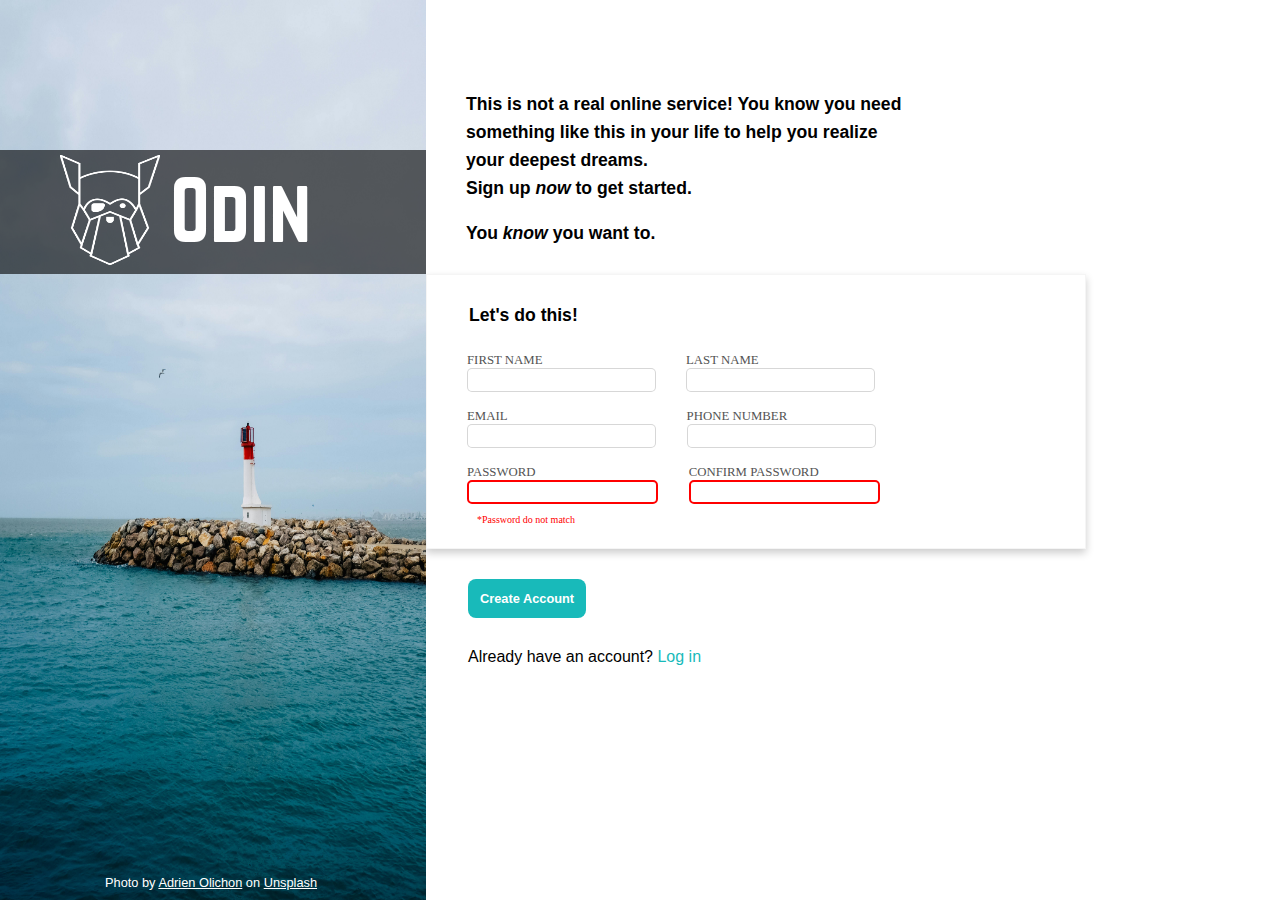
<file: index.html>
<!DOCTYPE html>
<html lang="en">
  <head>
    <meta charset="UTF-8" />
    <meta name="viewport" content="width=device-width, initial-scale=1.0" />
    <title>Sign Up</title>
    <link rel="stylesheet" href="styles.css" />
  </head>
  <body>
    <div class="wrapper">
      <div class="wrapper-left">
        <img src="ocean.jpg" alt="ocean" />
        <div class="logo">
          <img src="odin-lined.png" alt="logo" id="logo" />
        </div>
        <div class="text-logo">
          <p>Odin</p>
        </div>
        <div class="copyright-text">
          Photo by <a href="https://www.pexels.com/@adrien-olichon-1257089/">Adrien Olichon</a> 
          on <a href="https://www.pexels.com/photo/pier-with-lighthouse-and-breakwater-on-sea-shore-19059889/">Unsplash</a>
        </div>
      </div>

      <div class="wrapper-right">
        <form action="#">
          <p class="para">
            This is not a real online service! You know you need something like
            this in your life to help you realize your deepest dreams.
            <br />Sign up <em>now</em> to get started.<br />
          </p>
          <text>You <em>know</em> you want to.</text>
          <fieldset>
            <p>Let's do this!</p>
            <div class="f-wrapper">
              <div class="first-row">
                <div class="fname">
                  <label for="fname">FIRST NAME</label>
                  <input type="text" name="fname" id="fname" />
                </div>
                <div class="lname">
                  <label for="lname">LAST NAME</label>
                  <input type="text" name="lname" id="lname" />
                </div>
              </div>
              <div class="second-row">
                <div class="email">
                  <label for="email">EMAIL</label>
                  <input type="mail" name="email id="email">
                </div>
                <div>
                  <label for="pnumber">PHONE NUMBER</label>
                  <input type="number" name="pnumber" id="pnumber" />
                </div>
              </div>
              <div class="third-row">
                <div class="pwd">
                  <label for="pwd">PASSWORD</label>
                  <input type="password" name="pwd" id="pwd" required/>
                  <span></span>
                </div>
                <div>
                  <label for="cpwd">CONFIRM PASSWORD</label>
                  <input type="password" name="cpwd" id="cpwd" required />
                </div>
              </div>
            </div>
          </fieldset>
          <div>
            <button>
                Create Account
            </button>
          </div>
          <p class="login">Already have an account? <span id="login">Log in</span></p>
        </form>
      </div>
    </div>
  </body>
</html>
</file>
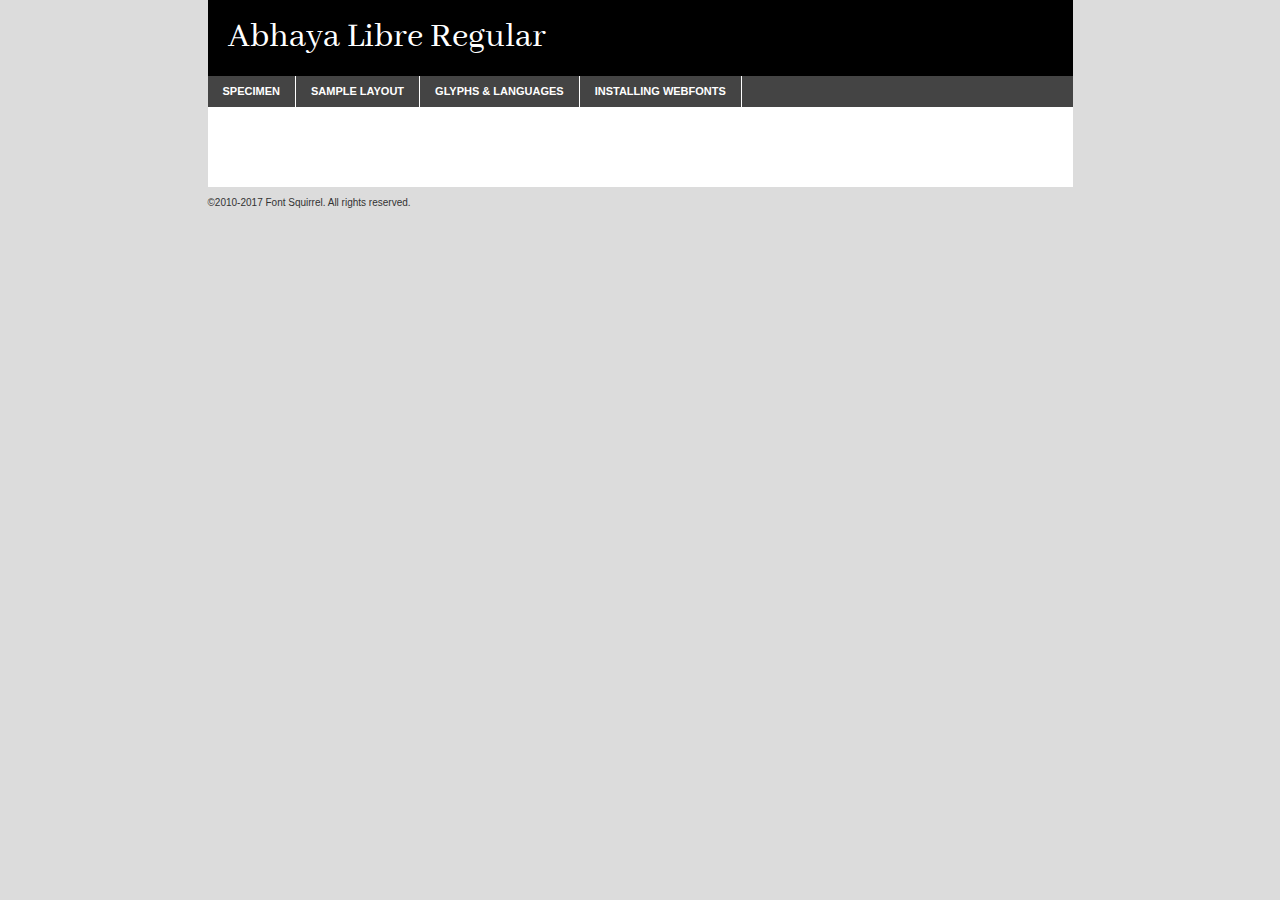
<file: fonts/abhayalibre-regular-demo.html>
<!DOCTYPE html PUBLIC "-//W3C//DTD XHTML 1.0 Transitional//EN"
        "http://www.w3.org/TR/xhtml1/DTD/xhtml1-transitional.dtd">

<html xmlns="http://www.w3.org/1999/xhtml" xml:lang="en" lang="en">
<head>
    <meta http-equiv="Content-Type" content="text/html; charset=utf-8"/>
    <script src="http://ajax.googleapis.com/ajax/libs/jquery/1.7.2/jquery.min.js" type="text/javascript" charset="utf-8"></script>
    <script type="text/javascript">
		(function($) {
			$.fn.easyTabs = function(option) {
				var param = jQuery.extend({ fadeSpeed: 'fast', defaultContent: 1, activeClass: 'active' }, option);
				$(this).each(function() {
					var thisId = '#' + this.id;
					if ( param.defaultContent == '' )
					{
						param.defaultContent = 1;
					}
					if ( typeof param.defaultContent == 'number' )
					{
						var defaultTab = $(thisId + ' .tabs li:eq(' + (param.defaultContent - 1) + ') a').attr('href').substr(1);
					}
					else
					{
						var defaultTab = param.defaultContent;
					}
					$(thisId + ' .tabs li a').each(function() {
						var tabToHide = $(this).attr('href').substr(1);
						$('#' + tabToHide).addClass('easytabs-tab-content');
					});
					hideAll();
					changeContent(defaultTab);

					function hideAll() {$(thisId + ' .easytabs-tab-content').hide();}

					function changeContent(tabId)
					{
						hideAll();
						$(thisId + ' .tabs li').removeClass(param.activeClass);
						$(thisId + ' .tabs li a[href=#' + tabId + ']').closest('li').addClass(param.activeClass);
						if ( param.fadeSpeed != 'none' )
						{
							$(thisId + ' #' + tabId).fadeIn(param.fadeSpeed);
						}
						else
						{
							$(thisId + ' #' + tabId).show();
						}
					}

					$(thisId + ' .tabs li').click(function() {
						var tabId = $(this).find('a').attr('href').substr(1);
						changeContent(tabId);
						return false;
					});
				});
			}
		})(jQuery);
    </script>
    <link rel="stylesheet" href="specimen_files/specimen_stylesheet.css" type="text/css" charset="utf-8"/>
    <link rel="stylesheet" href="stylesheet.css" type="text/css" charset="utf-8"/>

    <style type="text/css">
        		body {
			font-family: 'abhaya_libreregular';
        		}

            </style>

    <title>Abhaya Libre Regular Specimen</title>


    <script type="text/javascript" charset="utf-8">
		$(document).ready(function() {
			$('#container').easyTabs({ defaultContent: 1 });
		});
    </script>
</head>

<body>
<div id="container">
    <div id="header">
		Abhaya Libre Regular    </div>
    <ul class="tabs">
        <li><a href="#specimen">Specimen</a></li>
        <li><a href="#layout">Sample Layout</a></li>
		        <li><a href="#glyphs">Glyphs &amp; Languages</a></li>
        <li><a href="#installing">Installing Webfonts</a></li>

    </ul>

    <div id="main_content">


        <div id="specimen">

            <div class="section">
                <div class="grid12 firstcol">
                    <div class="huge">AaBb</div>
                </div>
            </div>

            <div class="section">
                <div class="glyph_range">A&#x200B;B&#x200b;C&#x200b;D&#x200b;E&#x200b;F&#x200b;G&#x200b;H&#x200b;I&#x200b;J&#x200b;K&#x200b;L&#x200b;M&#x200b;N&#x200b;O&#x200b;P&#x200b;Q&#x200b;R&#x200b;S&#x200b;T&#x200b;U&#x200b;V&#x200b;W&#x200b;X&#x200b;Y&#x200b;Z&#x200b;a&#x200b;b&#x200b;c&#x200b;d&#x200b;e&#x200b;f&#x200b;g&#x200b;h&#x200b;i&#x200b;j&#x200b;k&#x200b;l&#x200b;m&#x200b;n&#x200b;o&#x200b;p&#x200b;q&#x200b;r&#x200b;s&#x200b;t&#x200b;u&#x200b;v&#x200b;w&#x200b;x&#x200b;y&#x200b;z&#x200b;1&#x200b;2&#x200b;3&#x200b;4&#x200b;5&#x200b;6&#x200b;7&#x200b;8&#x200b;9&#x200b;0&#x200b;&amp;&#x200b;.&#x200b;,&#x200b;?&#x200b;!&#x200b;&#64;&#x200b;(&#x200b;)&#x200b;#&#x200b;$&#x200b;%&#x200b;*&#x200b;+&#x200b;-&#x200b;=&#x200b;:&#x200b;;</div>
            </div>
            <div class="section">
                <div class="grid12 firstcol">
                    <table class="sample_table">
                        <tr>
                            <td>10</td>
                            <td class="size10">abcdefghijklmnopqrstuvwxyzABCDEFGHIJKLMNOPQRSTUVWXYZ0123456789abcdefghijklmnopqrstuvwxyzABCDEFGHIJKLMNOPQRSTUVWXYZ0123456789abcdefghijklmnopqrstuvwxyzABCDEFGHIJKLMNOPQRSTUVWXYZ</td>
                        </tr>
                        <tr>
                            <td>11</td>
                            <td class="size11">abcdefghijklmnopqrstuvwxyzABCDEFGHIJKLMNOPQRSTUVWXYZ0123456789abcdefghijklmnopqrstuvwxyzABCDEFGHIJKLMNOPQRSTUVWXYZ0123456789abcdefghijklmnopqrstuvwxyzABCDEFGHIJKLMNOPQRSTUVWXYZ</td>
                        </tr>
                        <tr>
                            <td>12</td>
                            <td class="size12">abcdefghijklmnopqrstuvwxyzABCDEFGHIJKLMNOPQRSTUVWXYZ0123456789abcdefghijklmnopqrstuvwxyzABCDEFGHIJKLMNOPQRSTUVWXYZ0123456789abcdefghijklmnopqrstuvwxyzABCDEFGHIJKLMNOPQRSTUVWXYZ</td>
                        </tr>
                        <tr>
                            <td>13</td>
                            <td class="size13">abcdefghijklmnopqrstuvwxyzABCDEFGHIJKLMNOPQRSTUVWXYZ0123456789abcdefghijklmnopqrstuvwxyzABCDEFGHIJKLMNOPQRSTUVWXYZ0123456789abcdefghijklmnopqrstuvwxyzABCDEFGHIJKLMNOPQRSTUVWXYZ</td>
                        </tr>
                        <tr>
                            <td>14</td>
                            <td class="size14">abcdefghijklmnopqrstuvwxyzABCDEFGHIJKLMNOPQRSTUVWXYZ0123456789abcdefghijklmnopqrstuvwxyzABCDEFGHIJKLMNOPQRSTUVWXYZ0123456789abcdefghijklmnopqrstuvwxyzABCDEFGHIJKLMNOPQRSTUVWXYZ</td>
                        </tr>
                        <tr>
                            <td>16</td>
                            <td class="size16">abcdefghijklmnopqrstuvwxyzABCDEFGHIJKLMNOPQRSTUVWXYZ0123456789abcdefghijklmnopqrstuvwxyzABCDEFGHIJKLMNOPQRSTUVWXYZ</td>
                        </tr>
                        <tr>
                            <td>18</td>
                            <td class="size18">abcdefghijklmnopqrstuvwxyzABCDEFGHIJKLMNOPQRSTUVWXYZ0123456789abcdefghijklmnopqrstuvwxyzABCDEFGHIJKLMNOPQRSTUVWXYZ</td>
                        </tr>
                        <tr>
                            <td>20</td>
                            <td class="size20">abcdefghijklmnopqrstuvwxyzABCDEFGHIJKLMNOPQRSTUVWXYZ0123456789abcdefghijklmnopqrstuvwxyzABCDEFGHIJKLMNOPQRSTUVWXYZ</td>
                        </tr>
                        <tr>
                            <td>24</td>
                            <td class="size24">abcdefghijklmnopqrstuvwxyzABCDEFGHIJKLMNOPQRSTUVWXYZ0123456789abcdefghijklmnopqrstuvwxyzABCDEFGHIJKLMNOPQRSTUVWXYZ</td>
                        </tr>
                        <tr>
                            <td>30</td>
                            <td class="size30">abcdefghijklmnopqrstuvwxyzABCDEFGHIJKLMNOPQRSTUVWXYZ0123456789abcdefghijklmnopqrstuvwxyzABCDEFGHIJKLMNOPQRSTUVWXYZ</td>
                        </tr>
                        <tr>
                            <td>36</td>
                            <td class="size36">abcdefghijklmnopqrstuvwxyzABCDEFGHIJKLMNOPQRSTUVWXYZ0123456789abcdefghijklmnopqrstuvwxyzABCDEFGHIJKLMNOPQRSTUVWXYZ</td>
                        </tr>
                        <tr>
                            <td>48</td>
                            <td class="size48">abcdefghijklmnopqrstuvwxyzABCDEFGHIJKLMNOPQRSTUVWXYZ0123456789abcdefghijklmnopqrstuvwxyzABCDEFGHIJKLMNOPQRSTUVWXYZ</td>
                        </tr>
                        <tr>
                            <td>60</td>
                            <td class="size60">abcdefghijklmnopqrstuvwxyzABCDEFGHIJKLMNOPQRSTUVWXYZ0123456789abcdefghijklmnopqrstuvwxyzABCDEFGHIJKLMNOPQRSTUVWXYZ</td>
                        </tr>
                        <tr>
                            <td>72</td>
                            <td class="size72">abcdefghijklmnopqrstuvwxyzABCDEFGHIJKLMNOPQRSTUVWXYZ0123456789abcdefghijklmnopqrstuvwxyzABCDEFGHIJKLMNOPQRSTUVWXYZ</td>
                        </tr>
                        <tr>
                            <td>90</td>
                            <td class="size90">abcdefghijklmnopqrstuvwxyzABCDEFGHIJKLMNOPQRSTUVWXYZ0123456789abcdefghijklmnopqrstuvwxyzABCDEFGHIJKLMNOPQRSTUVWXYZ</td>
                        </tr>
                    </table>

                </div>

            </div>


            <div class="section" id="bodycomparison">


                <div id="xheight">
                    <div class="fontbody">&#x25FC;&#x25FC;&#x25FC;&#x25FC;&#x25FC;&#x25FC;&#x25FC;&#x25FC;&#x25FC;&#x25FC;&#x25FC;&#x25FC;&#x25FC;&#x25FC;&#x25FC;&#x25FC;&#x25FC;&#x25FC;&#x25FC;&#x25FC;&#x25FC;&#x25FC;&#x25FC;&#x25FC;&#x25FC;&#x25FC;&#x25FC;&#x25FC;&#x25FC;&#x25FC;&#x25FC;&#x25FC;&#x25FC;&#x25FC;&#x25FC;&#x25FC;&#x25FC;&#x25FC;&#x25FC;&#x25FC;&#x25FC;&#x25FC;&#x25FC;&#x25FC;&#x25FC;&#x25FC;&#x25FC;&#x25FC;&#x25FC;&#x25FC;&#x25FC;&#x25FC;&#x25FC;&#x25FC;&#x25FC;&#x25FC;&#x25FC;&#x25FC;&#x25FC;&#x25FC;&#x25FC;&#x25FC;&#x25FC;&#x25FC;&#x25FC;&#x25FC;&#x25FC;&#x25FC;&#x25FC;&#x25FC;&#x25FC;&#x25FC;&#x25FC;&#x25FC;&#x25FC;&#x25FC;&#x25FC;&#x25FC;&#x25FC;&#x25FC;&#x25FC;&#x25FC;&#x25FC;&#x25FC;&#x25FC;&#x25FC;&#x25FC;&#x25FC;&#x25FC;&#x25FC;&#x25FC;&#x25FC;&#x25FC;&#x25FC;&#x25FC;&#x25FC;&#x25FC;&#x25FC;&#x25FC;body</div>
                    <div class="arialbody">body</div>
                    <div class="verdanabody">body</div>
                    <div class="georgiabody">body</div>
                </div>
                <div class="fontbody" style="z-index:1">
                    body<span>Abhaya Libre Regular</span>
                </div>
                <div class="arialbody" style="z-index:1">
                    body<span>Arial</span>
                </div>
                <div class="verdanabody" style="z-index:1">
                    body<span>Verdana</span>
                </div>
                <div class="georgiabody" style="z-index:1">
                    body<span>Georgia</span>
                </div>


            </div>


            <div class="section psample psample_row1" id="">

                <div class="grid2 firstcol">
                    <p class="size10"><span>10.</span>Aenean lacinia bibendum nulla sed consectetur. Fusce dapibus, tellus ac cursus commodo, tortor mauris condimentum nibh, ut fermentum massa justo sit amet risus. Nullam id dolor id nibh ultricies vehicula ut id elit. Cum sociis natoque penatibus et magnis dis parturient montes, nascetur ridiculus mus. Nulla vitae elit libero, a pharetra augue.</p>

                </div>
                <div class="grid3">
                    <p class="size11"><span>11.</span>Aenean lacinia bibendum nulla sed consectetur. Fusce dapibus, tellus ac cursus commodo, tortor mauris condimentum nibh, ut fermentum massa justo sit amet risus. Nullam id dolor id nibh ultricies vehicula ut id elit. Cum sociis natoque penatibus et magnis dis parturient montes, nascetur ridiculus mus. Nulla vitae elit libero, a pharetra augue.</p>

                </div>
                <div class="grid3">
                    <p class="size12"><span>12.</span>Aenean lacinia bibendum nulla sed consectetur. Fusce dapibus, tellus ac cursus commodo, tortor mauris condimentum nibh, ut fermentum massa justo sit amet risus. Nullam id dolor id nibh ultricies vehicula ut id elit. Cum sociis natoque penatibus et magnis dis parturient montes, nascetur ridiculus mus. Nulla vitae elit libero, a pharetra augue.</p>

                </div>
                <div class="grid4">
                    <p class="size13"><span>13.</span>Aenean lacinia bibendum nulla sed consectetur. Fusce dapibus, tellus ac cursus commodo, tortor mauris condimentum nibh, ut fermentum massa justo sit amet risus. Nullam id dolor id nibh ultricies vehicula ut id elit. Cum sociis natoque penatibus et magnis dis parturient montes, nascetur ridiculus mus. Nulla vitae elit libero, a pharetra augue.</p>

                </div>
                <div class="white_blend"></div>

            </div>
            <div class="section psample psample_row2" id="">
                <div class="grid3 firstcol">
                    <p class="size14"><span>14.</span>Aenean lacinia bibendum nulla sed consectetur. Fusce dapibus, tellus ac cursus commodo, tortor mauris condimentum nibh, ut fermentum massa justo sit amet risus. Nullam id dolor id nibh ultricies vehicula ut id elit. Cum sociis natoque penatibus et magnis dis parturient montes, nascetur ridiculus mus. Nulla vitae elit libero, a pharetra augue.</p>

                </div>
                <div class="grid4">
                    <p class="size16"><span>16.</span>Aenean lacinia bibendum nulla sed consectetur. Fusce dapibus, tellus ac cursus commodo, tortor mauris condimentum nibh, ut fermentum massa justo sit amet risus. Nullam id dolor id nibh ultricies vehicula ut id elit. Cum sociis natoque penatibus et magnis dis parturient montes, nascetur ridiculus mus. Nulla vitae elit libero, a pharetra augue.</p>

                </div>
                <div class="grid5">
                    <p class="size18"><span>18.</span>Aenean lacinia bibendum nulla sed consectetur. Fusce dapibus, tellus ac cursus commodo, tortor mauris condimentum nibh, ut fermentum massa justo sit amet risus. Nullam id dolor id nibh ultricies vehicula ut id elit. Cum sociis natoque penatibus et magnis dis parturient montes, nascetur ridiculus mus. Nulla vitae elit libero, a pharetra augue.</p>

                </div>

                <div class="white_blend"></div>

            </div>

            <div class="section psample psample_row3" id="">
                <div class="grid5 firstcol">
                    <p class="size20"><span>20.</span>Aenean lacinia bibendum nulla sed consectetur. Fusce dapibus, tellus ac cursus commodo, tortor mauris condimentum nibh, ut fermentum massa justo sit amet risus. Nullam id dolor id nibh ultricies vehicula ut id elit. Cum sociis natoque penatibus et magnis dis parturient montes, nascetur ridiculus mus. Nulla vitae elit libero, a pharetra augue.</p>
                </div>
                <div class="grid7">
                    <p class="size24"><span>24.</span>Aenean lacinia bibendum nulla sed consectetur. Fusce dapibus, tellus ac cursus commodo, tortor mauris condimentum nibh, ut fermentum massa justo sit amet risus. Nullam id dolor id nibh ultricies vehicula ut id elit. Cum sociis natoque penatibus et magnis dis parturient montes, nascetur ridiculus mus. Nulla vitae elit libero, a pharetra augue.</p>
                </div>

                <div class="white_blend"></div>

            </div>

            <div class="section psample psample_row4" id="">
                <div class="grid12 firstcol">
                    <p class="size30"><span>30.</span>Aenean lacinia bibendum nulla sed consectetur. Fusce dapibus, tellus ac cursus commodo, tortor mauris condimentum nibh, ut fermentum massa justo sit amet risus. Nullam id dolor id nibh ultricies vehicula ut id elit. Cum sociis natoque penatibus et magnis dis parturient montes, nascetur ridiculus mus. Nulla vitae elit libero, a pharetra augue.</p>
                </div>
                <div class="white_blend"></div>

            </div>


            <div class="section psample psample_row1 fullreverse">
                <div class="grid2 firstcol">
                    <p class="size10"><span>10.</span>Aenean lacinia bibendum nulla sed consectetur. Fusce dapibus, tellus ac cursus commodo, tortor mauris condimentum nibh, ut fermentum massa justo sit amet risus. Nullam id dolor id nibh ultricies vehicula ut id elit. Cum sociis natoque penatibus et magnis dis parturient montes, nascetur ridiculus mus. Nulla vitae elit libero, a pharetra augue.</p>

                </div>
                <div class="grid3">
                    <p class="size11"><span>11.</span>Aenean lacinia bibendum nulla sed consectetur. Fusce dapibus, tellus ac cursus commodo, tortor mauris condimentum nibh, ut fermentum massa justo sit amet risus. Nullam id dolor id nibh ultricies vehicula ut id elit. Cum sociis natoque penatibus et magnis dis parturient montes, nascetur ridiculus mus. Nulla vitae elit libero, a pharetra augue.</p>

                </div>
                <div class="grid3">
                    <p class="size12"><span>12.</span>Aenean lacinia bibendum nulla sed consectetur. Fusce dapibus, tellus ac cursus commodo, tortor mauris condimentum nibh, ut fermentum massa justo sit amet risus. Nullam id dolor id nibh ultricies vehicula ut id elit. Cum sociis natoque penatibus et magnis dis parturient montes, nascetur ridiculus mus. Nulla vitae elit libero, a pharetra augue.</p>

                </div>
                <div class="grid4">
                    <p class="size13"><span>13.</span>Aenean lacinia bibendum nulla sed consectetur. Fusce dapibus, tellus ac cursus commodo, tortor mauris condimentum nibh, ut fermentum massa justo sit amet risus. Nullam id dolor id nibh ultricies vehicula ut id elit. Cum sociis natoque penatibus et magnis dis parturient montes, nascetur ridiculus mus. Nulla vitae elit libero, a pharetra augue.</p>

                </div>
                <div class="black_blend"></div>

            </div>

            <div class="section psample psample_row2 fullreverse">
                <div class="grid3 firstcol">
                    <p class="size14"><span>14.</span>Aenean lacinia bibendum nulla sed consectetur. Fusce dapibus, tellus ac cursus commodo, tortor mauris condimentum nibh, ut fermentum massa justo sit amet risus. Nullam id dolor id nibh ultricies vehicula ut id elit. Cum sociis natoque penatibus et magnis dis parturient montes, nascetur ridiculus mus. Nulla vitae elit libero, a pharetra augue.</p>

                </div>
                <div class="grid4">
                    <p class="size16"><span>16.</span>Aenean lacinia bibendum nulla sed consectetur. Fusce dapibus, tellus ac cursus commodo, tortor mauris condimentum nibh, ut fermentum massa justo sit amet risus. Nullam id dolor id nibh ultricies vehicula ut id elit. Cum sociis natoque penatibus et magnis dis parturient montes, nascetur ridiculus mus. Nulla vitae elit libero, a pharetra augue.</p>

                </div>
                <div class="grid5">
                    <p class="size18"><span>18.</span>Aenean lacinia bibendum nulla sed consectetur. Fusce dapibus, tellus ac cursus commodo, tortor mauris condimentum nibh, ut fermentum massa justo sit amet risus. Nullam id dolor id nibh ultricies vehicula ut id elit. Cum sociis natoque penatibus et magnis dis parturient montes, nascetur ridiculus mus. Nulla vitae elit libero, a pharetra augue.</p>

                </div>
                <div class="black_blend"></div>

            </div>

            <div class="section psample fullreverse psample_row3" id="">
                <div class="grid5 firstcol">
                    <p class="size20"><span>20.</span>Aenean lacinia bibendum nulla sed consectetur. Fusce dapibus, tellus ac cursus commodo, tortor mauris condimentum nibh, ut fermentum massa justo sit amet risus. Nullam id dolor id nibh ultricies vehicula ut id elit. Cum sociis natoque penatibus et magnis dis parturient montes, nascetur ridiculus mus. Nulla vitae elit libero, a pharetra augue.</p>
                </div>
                <div class="grid7">
                    <p class="size24"><span>24.</span>Aenean lacinia bibendum nulla sed consectetur. Fusce dapibus, tellus ac cursus commodo, tortor mauris condimentum nibh, ut fermentum massa justo sit amet risus. Nullam id dolor id nibh ultricies vehicula ut id elit. Cum sociis natoque penatibus et magnis dis parturient montes, nascetur ridiculus mus. Nulla vitae elit libero, a pharetra augue.</p>
                </div>

                <div class="black_blend"></div>

            </div>

            <div class="section psample fullreverse psample_row4" id="" style="border-bottom: 20px #000 solid;">
                <div class="grid12 firstcol">
                    <p class="size30"><span>30.</span>Aenean lacinia bibendum nulla sed consectetur. Fusce dapibus, tellus ac cursus commodo, tortor mauris condimentum nibh, ut fermentum massa justo sit amet risus. Nullam id dolor id nibh ultricies vehicula ut id elit. Cum sociis natoque penatibus et magnis dis parturient montes, nascetur ridiculus mus. Nulla vitae elit libero, a pharetra augue.</p>
                </div>
                <div class="black_blend"></div>

            </div>


        </div>

        <div id="layout">

            <div class="section">

                <div class="grid12 firstcol">
                    <h1>Lorem Ipsum Dolor</h1>
                    <h2>Etiam porta sem malesuada magna mollis euismod</h2>

                    <p class="byline">By <a href="#link">Aenean Lacinia</a></p>
                </div>
            </div>
            <div class="section">
                <div class="grid8 firstcol">
                    <p class="large">Donec sed odio dui. Morbi leo risus, porta ac consectetur ac, vestibulum at eros. Fusce dapibus, tellus ac cursus commodo, tortor mauris condimentum nibh, ut fermentum massa justo sit amet risus. </p>


                    <h3>Pellentesque ornare sem</h3>

                    <p>Maecenas sed diam eget risus varius blandit sit amet non magna. Maecenas faucibus mollis interdum. Donec ullamcorper nulla non metus auctor fringilla. Nullam id dolor id nibh ultricies vehicula ut id elit. Nullam id dolor id nibh ultricies vehicula ut id elit. </p>

                    <p>Aenean eu leo quam. Pellentesque ornare sem lacinia quam venenatis vestibulum. Lorem ipsum dolor sit amet, consectetur adipiscing elit. Cum sociis natoque penatibus et magnis dis parturient montes, nascetur ridiculus mus. </p>

                    <p>Nulla vitae elit libero, a pharetra augue. Praesent commodo cursus magna, vel scelerisque nisl consectetur et. Aenean lacinia bibendum nulla sed consectetur. </p>

                    <p>Nullam quis risus eget urna mollis ornare vel eu leo. Nullam quis risus eget urna mollis ornare vel eu leo. Maecenas sed diam eget risus varius blandit sit amet non magna. Donec ullamcorper nulla non metus auctor fringilla. </p>

                    <h3>Cras mattis consectetur</h3>

                    <p>Aenean eu leo quam. Pellentesque ornare sem lacinia quam venenatis vestibulum. Aenean lacinia bibendum nulla sed consectetur. Integer posuere erat a ante venenatis dapibus posuere velit aliquet. Cras mattis consectetur purus sit amet fermentum. </p>

                    <p>Nullam id dolor id nibh ultricies vehicula ut id elit. Nullam quis risus eget urna mollis ornare vel eu leo. Cras mattis consectetur purus sit amet fermentum.</p>
                </div>

                <div class="grid4 sidebar">

                    <div class="box reverse">
                        <p class="last">Nullam quis risus eget urna mollis ornare vel eu leo. Donec ullamcorper nulla non metus auctor fringilla. Cras mattis consectetur purus sit amet fermentum. Sed posuere consectetur est at lobortis. Lorem ipsum dolor sit amet, consectetur adipiscing elit. </p>
                    </div>

                    <p class="caption">Maecenas sed diam eget risus varius.</p>

                    <p>Vestibulum id ligula porta felis euismod semper. Integer posuere erat a ante venenatis dapibus posuere velit aliquet. Vestibulum id ligula porta felis euismod semper. Sed posuere consectetur est at lobortis. Maecenas sed diam eget risus varius blandit sit amet non magna. Fusce dapibus, tellus ac cursus commodo, tortor mauris condimentum nibh, ut fermentum massa justo sit amet risus. </p>


                    <p>Duis mollis, est non commodo luctus, nisi erat porttitor ligula, eget lacinia odio sem nec elit. Aenean lacinia bibendum nulla sed consectetur. Vivamus sagittis lacus vel augue laoreet rutrum faucibus dolor auctor. Aenean lacinia bibendum nulla sed consectetur. Nullam quis risus eget urna mollis ornare vel eu leo. </p>

                    <p>Praesent commodo cursus magna, vel scelerisque nisl consectetur et. Donec ullamcorper nulla non metus auctor fringilla. Maecenas faucibus mollis interdum. Fusce dapibus, tellus ac cursus commodo, tortor mauris condimentum nibh, ut fermentum massa justo sit amet risus. </p>

                </div>
            </div>

        </div>


		

        <div id="glyphs">
            <div class="section">
                <div class="grid12 firstcol">

                    <h1>Language Support</h1>
                    <p>The subset of Abhaya Libre Regular in this kit supports the following languages:<br/>

						Albanian, Basque, Breton, Chamorro, Danish, Dutch, English, Faroese, Finnish, French, Frisian, Galician, German, Icelandic, Italian, Malagasy, Norwegian, Portuguese, Spanish, Alsatian, Aragonese, Arapaho, Arrernte, Asturian, Aymara, Bislama, Cebuano, Corsican, Fijian, French_creole, Genoese, Gilbertese, Greenlandic, Haitian_creole, Hiligaynon, Hmong, Hopi, Ibanag, Iloko_ilokano, Indonesian, Interglossa_glosa, Interlingua, Irish_gaelic, Jerriais, Lojban, Lombard, Luxembourgeois, Manx, Mohawk, Norfolk_pitcairnese, Occitan, Oromo, Pangasinan, Papiamento, Piedmontese, Potawatomi, Rhaeto-romance, Romansh, Rotokas, Sami_lule, Samoan, Sardinian, Scots_gaelic, Seychelles_creole, Shona, Sicilian, Somali, Southern_ndebele, Swahili, Swati_swazi, Tagalog_filipino_pilipino, Tetum, Tok_pisin, Uyghur_latinized, Volapuk, Walloon, Warlpiri, Xhosa, Yapese, Zulu, Latinbasic, Ubasic, Demo                    </p>
                    <h1>Glyph Chart</h1>
                    <p>The subset of Abhaya Libre Regular in this kit includes all the glyphs listed below. Unicode entities are included above each glyph to help you insert individual characters into your layout.</p>
                    <div id="glyph_chart">

																				                                <div><p>&amp;#13;</p>&#13;</div>
																				                                <div><p>&amp;#32;</p>&#32;</div>
																				                                <div><p>&amp;#33;</p>&#33;</div>
																				                                <div><p>&amp;#34;</p>&#34;</div>
																				                                <div><p>&amp;#35;</p>&#35;</div>
																				                                <div><p>&amp;#36;</p>&#36;</div>
																				                                <div><p>&amp;#37;</p>&#37;</div>
																				                                <div><p>&amp;#38;</p>&#38;</div>
																				                                <div><p>&amp;#39;</p>&#39;</div>
																				                                <div><p>&amp;#40;</p>&#40;</div>
																				                                <div><p>&amp;#41;</p>&#41;</div>
																				                                <div><p>&amp;#42;</p>&#42;</div>
																				                                <div><p>&amp;#43;</p>&#43;</div>
																				                                <div><p>&amp;#44;</p>&#44;</div>
																				                                <div><p>&amp;#45;</p>&#45;</div>
																				                                <div><p>&amp;#46;</p>&#46;</div>
																				                                <div><p>&amp;#47;</p>&#47;</div>
																				                                <div><p>&amp;#48;</p>&#48;</div>
																				                                <div><p>&amp;#49;</p>&#49;</div>
																				                                <div><p>&amp;#50;</p>&#50;</div>
																				                                <div><p>&amp;#51;</p>&#51;</div>
																				                                <div><p>&amp;#52;</p>&#52;</div>
																				                                <div><p>&amp;#53;</p>&#53;</div>
																				                                <div><p>&amp;#54;</p>&#54;</div>
																				                                <div><p>&amp;#55;</p>&#55;</div>
																				                                <div><p>&amp;#56;</p>&#56;</div>
																				                                <div><p>&amp;#57;</p>&#57;</div>
																				                                <div><p>&amp;#58;</p>&#58;</div>
																				                                <div><p>&amp;#59;</p>&#59;</div>
																				                                <div><p>&amp;#60;</p>&#60;</div>
																				                                <div><p>&amp;#61;</p>&#61;</div>
																				                                <div><p>&amp;#62;</p>&#62;</div>
																				                                <div><p>&amp;#63;</p>&#63;</div>
																				                                <div><p>&amp;#64;</p>&#64;</div>
																				                                <div><p>&amp;#65;</p>&#65;</div>
																				                                <div><p>&amp;#66;</p>&#66;</div>
																				                                <div><p>&amp;#67;</p>&#67;</div>
																				                                <div><p>&amp;#68;</p>&#68;</div>
																				                                <div><p>&amp;#69;</p>&#69;</div>
																				                                <div><p>&amp;#70;</p>&#70;</div>
																				                                <div><p>&amp;#71;</p>&#71;</div>
																				                                <div><p>&amp;#72;</p>&#72;</div>
																				                                <div><p>&amp;#73;</p>&#73;</div>
																				                                <div><p>&amp;#74;</p>&#74;</div>
																				                                <div><p>&amp;#75;</p>&#75;</div>
																				                                <div><p>&amp;#76;</p>&#76;</div>
																				                                <div><p>&amp;#77;</p>&#77;</div>
																				                                <div><p>&amp;#78;</p>&#78;</div>
																				                                <div><p>&amp;#79;</p>&#79;</div>
																				                                <div><p>&amp;#80;</p>&#80;</div>
																				                                <div><p>&amp;#81;</p>&#81;</div>
																				                                <div><p>&amp;#82;</p>&#82;</div>
																				                                <div><p>&amp;#83;</p>&#83;</div>
																				                                <div><p>&amp;#84;</p>&#84;</div>
																				                                <div><p>&amp;#85;</p>&#85;</div>
																				                                <div><p>&amp;#86;</p>&#86;</div>
																				                                <div><p>&amp;#87;</p>&#87;</div>
																				                                <div><p>&amp;#88;</p>&#88;</div>
																				                                <div><p>&amp;#89;</p>&#89;</div>
																				                                <div><p>&amp;#90;</p>&#90;</div>
																				                                <div><p>&amp;#91;</p>&#91;</div>
																				                                <div><p>&amp;#92;</p>&#92;</div>
																				                                <div><p>&amp;#93;</p>&#93;</div>
																				                                <div><p>&amp;#94;</p>&#94;</div>
																				                                <div><p>&amp;#95;</p>&#95;</div>
																				                                <div><p>&amp;#96;</p>&#96;</div>
																				                                <div><p>&amp;#97;</p>&#97;</div>
																				                                <div><p>&amp;#98;</p>&#98;</div>
																				                                <div><p>&amp;#99;</p>&#99;</div>
																				                                <div><p>&amp;#100;</p>&#100;</div>
																				                                <div><p>&amp;#101;</p>&#101;</div>
																				                                <div><p>&amp;#102;</p>&#102;</div>
																				                                <div><p>&amp;#103;</p>&#103;</div>
																				                                <div><p>&amp;#104;</p>&#104;</div>
																				                                <div><p>&amp;#105;</p>&#105;</div>
																				                                <div><p>&amp;#106;</p>&#106;</div>
																				                                <div><p>&amp;#107;</p>&#107;</div>
																				                                <div><p>&amp;#108;</p>&#108;</div>
																				                                <div><p>&amp;#109;</p>&#109;</div>
																				                                <div><p>&amp;#110;</p>&#110;</div>
																				                                <div><p>&amp;#111;</p>&#111;</div>
																				                                <div><p>&amp;#112;</p>&#112;</div>
																				                                <div><p>&amp;#113;</p>&#113;</div>
																				                                <div><p>&amp;#114;</p>&#114;</div>
																				                                <div><p>&amp;#115;</p>&#115;</div>
																				                                <div><p>&amp;#116;</p>&#116;</div>
																				                                <div><p>&amp;#117;</p>&#117;</div>
																				                                <div><p>&amp;#118;</p>&#118;</div>
																				                                <div><p>&amp;#119;</p>&#119;</div>
																				                                <div><p>&amp;#120;</p>&#120;</div>
																				                                <div><p>&amp;#121;</p>&#121;</div>
																				                                <div><p>&amp;#122;</p>&#122;</div>
																				                                <div><p>&amp;#123;</p>&#123;</div>
																				                                <div><p>&amp;#124;</p>&#124;</div>
																				                                <div><p>&amp;#125;</p>&#125;</div>
																				                                <div><p>&amp;#126;</p>&#126;</div>
																				                                <div><p>&amp;#160;</p>&#160;</div>
																				                                <div><p>&amp;#161;</p>&#161;</div>
																				                                <div><p>&amp;#162;</p>&#162;</div>
																				                                <div><p>&amp;#163;</p>&#163;</div>
																				                                <div><p>&amp;#164;</p>&#164;</div>
																				                                <div><p>&amp;#165;</p>&#165;</div>
																				                                <div><p>&amp;#166;</p>&#166;</div>
																				                                <div><p>&amp;#167;</p>&#167;</div>
																				                                <div><p>&amp;#168;</p>&#168;</div>
																				                                <div><p>&amp;#169;</p>&#169;</div>
																				                                <div><p>&amp;#170;</p>&#170;</div>
																				                                <div><p>&amp;#171;</p>&#171;</div>
																				                                <div><p>&amp;#172;</p>&#172;</div>
																				                                <div><p>&amp;#173;</p>&#173;</div>
																				                                <div><p>&amp;#174;</p>&#174;</div>
																				                                <div><p>&amp;#175;</p>&#175;</div>
																				                                <div><p>&amp;#176;</p>&#176;</div>
																				                                <div><p>&amp;#177;</p>&#177;</div>
																				                                <div><p>&amp;#178;</p>&#178;</div>
																				                                <div><p>&amp;#179;</p>&#179;</div>
																				                                <div><p>&amp;#180;</p>&#180;</div>
																				                                <div><p>&amp;#181;</p>&#181;</div>
																				                                <div><p>&amp;#182;</p>&#182;</div>
																				                                <div><p>&amp;#183;</p>&#183;</div>
																				                                <div><p>&amp;#184;</p>&#184;</div>
																				                                <div><p>&amp;#185;</p>&#185;</div>
																				                                <div><p>&amp;#186;</p>&#186;</div>
																				                                <div><p>&amp;#187;</p>&#187;</div>
																				                                <div><p>&amp;#188;</p>&#188;</div>
																				                                <div><p>&amp;#189;</p>&#189;</div>
																				                                <div><p>&amp;#190;</p>&#190;</div>
																				                                <div><p>&amp;#191;</p>&#191;</div>
																				                                <div><p>&amp;#192;</p>&#192;</div>
																				                                <div><p>&amp;#193;</p>&#193;</div>
																				                                <div><p>&amp;#194;</p>&#194;</div>
																				                                <div><p>&amp;#195;</p>&#195;</div>
																				                                <div><p>&amp;#196;</p>&#196;</div>
																				                                <div><p>&amp;#197;</p>&#197;</div>
																				                                <div><p>&amp;#198;</p>&#198;</div>
																				                                <div><p>&amp;#199;</p>&#199;</div>
																				                                <div><p>&amp;#200;</p>&#200;</div>
																				                                <div><p>&amp;#201;</p>&#201;</div>
																				                                <div><p>&amp;#202;</p>&#202;</div>
																				                                <div><p>&amp;#203;</p>&#203;</div>
																				                                <div><p>&amp;#204;</p>&#204;</div>
																				                                <div><p>&amp;#205;</p>&#205;</div>
																				                                <div><p>&amp;#206;</p>&#206;</div>
																				                                <div><p>&amp;#207;</p>&#207;</div>
																				                                <div><p>&amp;#208;</p>&#208;</div>
																				                                <div><p>&amp;#209;</p>&#209;</div>
																				                                <div><p>&amp;#210;</p>&#210;</div>
																				                                <div><p>&amp;#211;</p>&#211;</div>
																				                                <div><p>&amp;#212;</p>&#212;</div>
																				                                <div><p>&amp;#213;</p>&#213;</div>
																				                                <div><p>&amp;#214;</p>&#214;</div>
																				                                <div><p>&amp;#215;</p>&#215;</div>
																				                                <div><p>&amp;#216;</p>&#216;</div>
																				                                <div><p>&amp;#217;</p>&#217;</div>
																				                                <div><p>&amp;#218;</p>&#218;</div>
																				                                <div><p>&amp;#219;</p>&#219;</div>
																				                                <div><p>&amp;#220;</p>&#220;</div>
																				                                <div><p>&amp;#221;</p>&#221;</div>
																				                                <div><p>&amp;#222;</p>&#222;</div>
																				                                <div><p>&amp;#223;</p>&#223;</div>
																				                                <div><p>&amp;#224;</p>&#224;</div>
																				                                <div><p>&amp;#225;</p>&#225;</div>
																				                                <div><p>&amp;#226;</p>&#226;</div>
																				                                <div><p>&amp;#227;</p>&#227;</div>
																				                                <div><p>&amp;#228;</p>&#228;</div>
																				                                <div><p>&amp;#229;</p>&#229;</div>
																				                                <div><p>&amp;#230;</p>&#230;</div>
																				                                <div><p>&amp;#231;</p>&#231;</div>
																				                                <div><p>&amp;#232;</p>&#232;</div>
																				                                <div><p>&amp;#233;</p>&#233;</div>
																				                                <div><p>&amp;#234;</p>&#234;</div>
																				                                <div><p>&amp;#235;</p>&#235;</div>
																				                                <div><p>&amp;#236;</p>&#236;</div>
																				                                <div><p>&amp;#237;</p>&#237;</div>
																				                                <div><p>&amp;#238;</p>&#238;</div>
																				                                <div><p>&amp;#239;</p>&#239;</div>
																				                                <div><p>&amp;#240;</p>&#240;</div>
																				                                <div><p>&amp;#241;</p>&#241;</div>
																				                                <div><p>&amp;#242;</p>&#242;</div>
																				                                <div><p>&amp;#243;</p>&#243;</div>
																				                                <div><p>&amp;#244;</p>&#244;</div>
																				                                <div><p>&amp;#245;</p>&#245;</div>
																				                                <div><p>&amp;#246;</p>&#246;</div>
																				                                <div><p>&amp;#247;</p>&#247;</div>
																				                                <div><p>&amp;#248;</p>&#248;</div>
																				                                <div><p>&amp;#249;</p>&#249;</div>
																				                                <div><p>&amp;#250;</p>&#250;</div>
																				                                <div><p>&amp;#251;</p>&#251;</div>
																				                                <div><p>&amp;#252;</p>&#252;</div>
																				                                <div><p>&amp;#253;</p>&#253;</div>
																				                                <div><p>&amp;#254;</p>&#254;</div>
																				                                <div><p>&amp;#255;</p>&#255;</div>
																				                                <div><p>&amp;#338;</p>&#338;</div>
																				                                <div><p>&amp;#339;</p>&#339;</div>
																				                                <div><p>&amp;#376;</p>&#376;</div>
																				                                <div><p>&amp;#710;</p>&#710;</div>
																				                                <div><p>&amp;#732;</p>&#732;</div>
																				                                <div><p>&amp;#8192;</p>&#8192;</div>
																				                                <div><p>&amp;#8193;</p>&#8193;</div>
																				                                <div><p>&amp;#8194;</p>&#8194;</div>
																				                                <div><p>&amp;#8195;</p>&#8195;</div>
																				                                <div><p>&amp;#8196;</p>&#8196;</div>
																				                                <div><p>&amp;#8197;</p>&#8197;</div>
																				                                <div><p>&amp;#8198;</p>&#8198;</div>
																				                                <div><p>&amp;#8199;</p>&#8199;</div>
																				                                <div><p>&amp;#8200;</p>&#8200;</div>
																				                                <div><p>&amp;#8201;</p>&#8201;</div>
																				                                <div><p>&amp;#8202;</p>&#8202;</div>
																				                                <div><p>&amp;#8208;</p>&#8208;</div>
																				                                <div><p>&amp;#8209;</p>&#8209;</div>
																				                                <div><p>&amp;#8210;</p>&#8210;</div>
																				                                <div><p>&amp;#8211;</p>&#8211;</div>
																				                                <div><p>&amp;#8212;</p>&#8212;</div>
																				                                <div><p>&amp;#8216;</p>&#8216;</div>
																				                                <div><p>&amp;#8217;</p>&#8217;</div>
																				                                <div><p>&amp;#8218;</p>&#8218;</div>
																				                                <div><p>&amp;#8220;</p>&#8220;</div>
																				                                <div><p>&amp;#8221;</p>&#8221;</div>
																				                                <div><p>&amp;#8222;</p>&#8222;</div>
																				                                <div><p>&amp;#8226;</p>&#8226;</div>
																				                                <div><p>&amp;#8230;</p>&#8230;</div>
																				                                <div><p>&amp;#8239;</p>&#8239;</div>
																				                                <div><p>&amp;#8249;</p>&#8249;</div>
																				                                <div><p>&amp;#8250;</p>&#8250;</div>
																				                                <div><p>&amp;#8287;</p>&#8287;</div>
																				                                <div><p>&amp;#8364;</p>&#8364;</div>
																				                                <div><p>&amp;#8482;</p>&#8482;</div>
																				                                <div><p>&amp;#9724;</p>&#9724;</div>
																				                                <div><p>&amp;#64257;</p>&#64257;</div>
																				                                <div><p>&amp;#64258;</p>&#64258;</div>
																																													                    </div>
                </div>


            </div>
        </div>


        <div id="specs">

        </div>

        <div id="installing">
            <div class="section">
                <div class="grid7 firstcol">
                    <h1>Installing Webfonts</h1>

                    <p>Webfonts are supported by all major browser platforms but not all in the same way. There are currently four different font formats that must be included in order to target all browsers. This includes TTF, WOFF, EOT and SVG.</p>

                    <h2>1. Upload your webfonts</h2>
                    <p>You must upload your webfont kit to your website. They should be in or near the same directory as your CSS files.</p>

                    <h2>2. Include the webfont stylesheet</h2>
                    <p>A special CSS @font-face declaration helps the various browsers select the appropriate font it needs without causing you a bunch of headaches. Learn more about this syntax by reading the <a href="https://www.fontspring.com/blog/further-hardening-of-the-bulletproof-syntax">Fontspring blog post</a> about it. The code for it is as follows:</p>


                    <code>
                        @font-face{
                        font-family: 'MyWebFont';
                        src: url('WebFont.eot');
                        src: url('WebFont.eot?#iefix') format('embedded-opentype'),
                        url('WebFont.woff') format('woff'),
                        url('WebFont.ttf') format('truetype'),
                        url('WebFont.svg#webfont') format('svg');
                        }
                    </code>

                    <p>We've already gone ahead and generated the code for you. All you have to do is link to the stylesheet in your HTML, like this:</p>
                    <code>&lt;link rel=&quot;stylesheet&quot; href=&quot;stylesheet.css&quot; type=&quot;text/css&quot; charset=&quot;utf-8&quot; /&gt;</code>

                    <h2>3. Modify your own stylesheet</h2>
                    <p>To take advantage of your new fonts, you must tell your stylesheet to use them. Look at the original @font-face declaration above and find the property called "font-family." The name linked there will be what you use to reference the font. Prepend that webfont name to the font stack in the "font-family" property, inside the selector you want to change. For example:</p>
                    <code>p { font-family: 'WebFont', Arial, sans-serif; }</code>

                    <h2>4. Test</h2>
                    <p>Getting webfonts to work cross-browser <em>can</em> be tricky. Use the information in the sidebar to help you if you find that fonts aren't loading in a particular browser.</p>
                </div>

                <div class="grid5 sidebar">
                    <div class="box">
                        <h2>Troubleshooting<br/>Font-Face Problems</h2>
                        <p>Having trouble getting your webfonts to load in your new website? Here are some tips to sort out what might be the problem.</p>

                        <h3>Fonts not showing in any browser</h3>

                        <p>This sounds like you need to work on the plumbing. You either did not upload the fonts to the correct directory, or you did not link the fonts properly in the CSS. If you've confirmed that all this is correct and you still have a problem, take a look at your .htaccess file and see if requests are getting intercepted.</p>

                        <h3>Fonts not loading in iPhone or iPad</h3>

                        <p>The most common problem here is that you are serving the fonts from an IIS server. IIS refuses to serve files that have unknown MIME types. If that is the case, you must set the MIME type for SVG to "image/svg+xml" in the server settings. Follow these instructions from Microsoft if you need help.</p>

                        <h3>Fonts not loading in Firefox</h3>

                        <p>The primary reason for this failure? You are still using a version Firefox older than 3.5. So upgrade already! If that isn't it, then you are very likely serving fonts from a different domain. Firefox requires that all font assets be served from the same domain. Lastly it is possible that you need to add WOFF to your list of MIME types (if you are serving via IIS.)</p>

                        <h3>Fonts not loading in IE</h3>

                        <p>Are you looking at Internet Explorer on an actual Windows machine or are you cheating by using a service like Adobe BrowserLab? Many of these screenshot services do not render @font-face for IE. Best to test it on a real machine.</p>

                        <h3>Fonts not loading in IE9</h3>

                        <p>IE9, like Firefox, requires that fonts be served from the same domain as the website. Make sure that is the case.</p>
                    </div>
                </div>
            </div>

        </div>

    </div>
    <div id="footer">
        <p>&copy;2010-2017 Font Squirrel. All rights reserved.</p>
    </div>
</div>
</body>
</html>
</file>
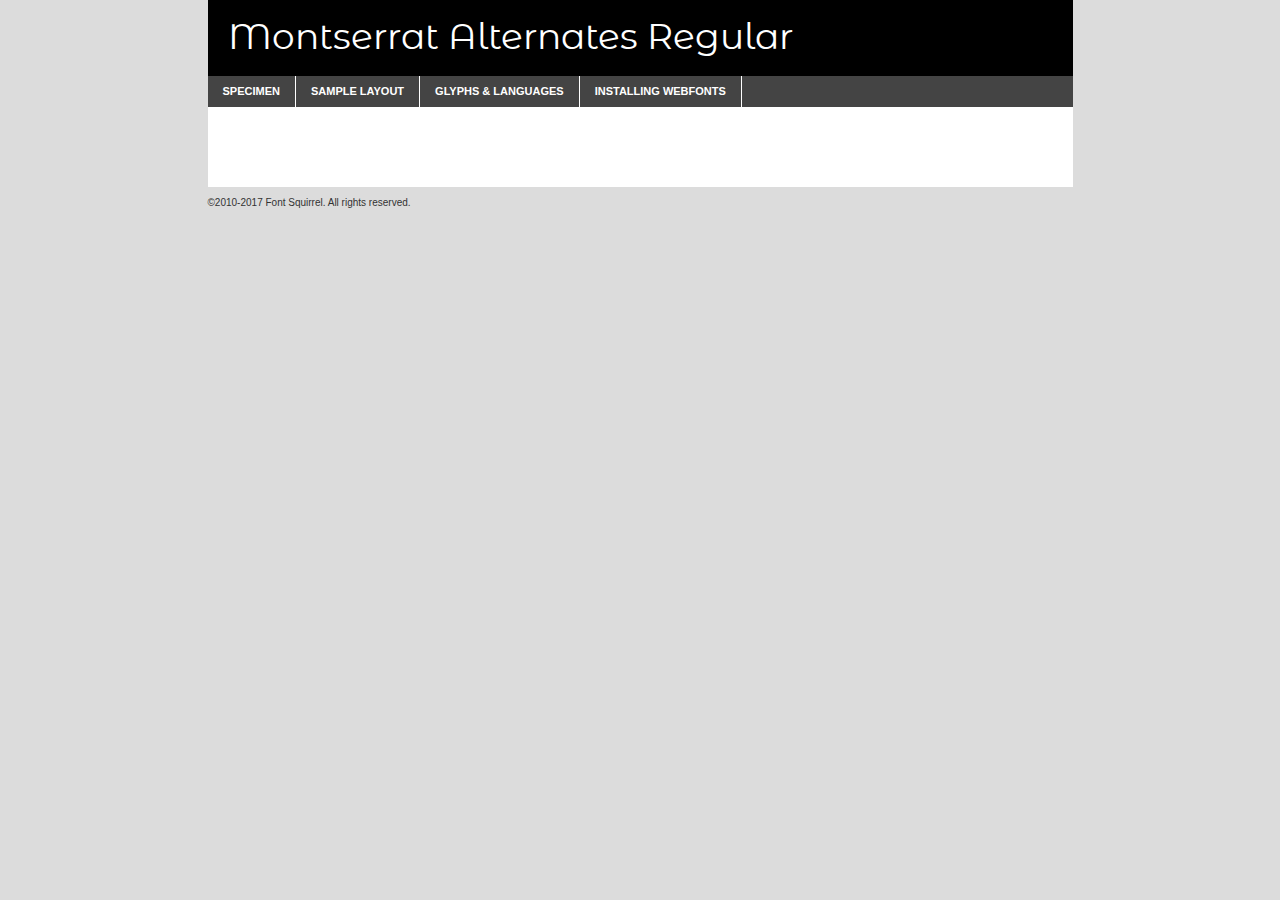
<file: fonts/montserratalternates-regular-demo.html>
<!DOCTYPE html PUBLIC "-//W3C//DTD XHTML 1.0 Transitional//EN"
        "http://www.w3.org/TR/xhtml1/DTD/xhtml1-transitional.dtd">

<html xmlns="http://www.w3.org/1999/xhtml" xml:lang="en" lang="en">
<head>
    <meta http-equiv="Content-Type" content="text/html; charset=utf-8"/>
    <script src="http://ajax.googleapis.com/ajax/libs/jquery/1.7.2/jquery.min.js" type="text/javascript" charset="utf-8"></script>
    <script type="text/javascript">
		(function($) {
			$.fn.easyTabs = function(option) {
				var param = jQuery.extend({ fadeSpeed: 'fast', defaultContent: 1, activeClass: 'active' }, option);
				$(this).each(function() {
					var thisId = '#' + this.id;
					if ( param.defaultContent == '' )
					{
						param.defaultContent = 1;
					}
					if ( typeof param.defaultContent == 'number' )
					{
						var defaultTab = $(thisId + ' .tabs li:eq(' + (param.defaultContent - 1) + ') a').attr('href').substr(1);
					}
					else
					{
						var defaultTab = param.defaultContent;
					}
					$(thisId + ' .tabs li a').each(function() {
						var tabToHide = $(this).attr('href').substr(1);
						$('#' + tabToHide).addClass('easytabs-tab-content');
					});
					hideAll();
					changeContent(defaultTab);

					function hideAll() {$(thisId + ' .easytabs-tab-content').hide();}

					function changeContent(tabId)
					{
						hideAll();
						$(thisId + ' .tabs li').removeClass(param.activeClass);
						$(thisId + ' .tabs li a[href=#' + tabId + ']').closest('li').addClass(param.activeClass);
						if ( param.fadeSpeed != 'none' )
						{
							$(thisId + ' #' + tabId).fadeIn(param.fadeSpeed);
						}
						else
						{
							$(thisId + ' #' + tabId).show();
						}
					}

					$(thisId + ' .tabs li').click(function() {
						var tabId = $(this).find('a').attr('href').substr(1);
						changeContent(tabId);
						return false;
					});
				});
			}
		})(jQuery);
    </script>
    <link rel="stylesheet" href="specimen_files/specimen_stylesheet.css" type="text/css" charset="utf-8"/>
    <link rel="stylesheet" href="stylesheet.css" type="text/css" charset="utf-8"/>

    <style type="text/css">
        		body {
			font-family: 'montserrat_alternatesregular';
        		}

            </style>

    <title>Montserrat Alternates Regular Specimen</title>


    <script type="text/javascript" charset="utf-8">
		$(document).ready(function() {
			$('#container').easyTabs({ defaultContent: 1 });
		});
    </script>
</head>

<body>
<div id="container">
    <div id="header">
		Montserrat Alternates Regular    </div>
    <ul class="tabs">
        <li><a href="#specimen">Specimen</a></li>
        <li><a href="#layout">Sample Layout</a></li>
		        <li><a href="#glyphs">Glyphs &amp; Languages</a></li>
        <li><a href="#installing">Installing Webfonts</a></li>

    </ul>

    <div id="main_content">


        <div id="specimen">

            <div class="section">
                <div class="grid12 firstcol">
                    <div class="huge">AaBb</div>
                </div>
            </div>

            <div class="section">
                <div class="glyph_range">A&#x200B;B&#x200b;C&#x200b;D&#x200b;E&#x200b;F&#x200b;G&#x200b;H&#x200b;I&#x200b;J&#x200b;K&#x200b;L&#x200b;M&#x200b;N&#x200b;O&#x200b;P&#x200b;Q&#x200b;R&#x200b;S&#x200b;T&#x200b;U&#x200b;V&#x200b;W&#x200b;X&#x200b;Y&#x200b;Z&#x200b;a&#x200b;b&#x200b;c&#x200b;d&#x200b;e&#x200b;f&#x200b;g&#x200b;h&#x200b;i&#x200b;j&#x200b;k&#x200b;l&#x200b;m&#x200b;n&#x200b;o&#x200b;p&#x200b;q&#x200b;r&#x200b;s&#x200b;t&#x200b;u&#x200b;v&#x200b;w&#x200b;x&#x200b;y&#x200b;z&#x200b;1&#x200b;2&#x200b;3&#x200b;4&#x200b;5&#x200b;6&#x200b;7&#x200b;8&#x200b;9&#x200b;0&#x200b;&amp;&#x200b;.&#x200b;,&#x200b;?&#x200b;!&#x200b;&#64;&#x200b;(&#x200b;)&#x200b;#&#x200b;$&#x200b;%&#x200b;*&#x200b;+&#x200b;-&#x200b;=&#x200b;:&#x200b;;</div>
            </div>
            <div class="section">
                <div class="grid12 firstcol">
                    <table class="sample_table">
                        <tr>
                            <td>10</td>
                            <td class="size10">abcdefghijklmnopqrstuvwxyzABCDEFGHIJKLMNOPQRSTUVWXYZ0123456789abcdefghijklmnopqrstuvwxyzABCDEFGHIJKLMNOPQRSTUVWXYZ0123456789abcdefghijklmnopqrstuvwxyzABCDEFGHIJKLMNOPQRSTUVWXYZ</td>
                        </tr>
                        <tr>
                            <td>11</td>
                            <td class="size11">abcdefghijklmnopqrstuvwxyzABCDEFGHIJKLMNOPQRSTUVWXYZ0123456789abcdefghijklmnopqrstuvwxyzABCDEFGHIJKLMNOPQRSTUVWXYZ0123456789abcdefghijklmnopqrstuvwxyzABCDEFGHIJKLMNOPQRSTUVWXYZ</td>
                        </tr>
                        <tr>
                            <td>12</td>
                            <td class="size12">abcdefghijklmnopqrstuvwxyzABCDEFGHIJKLMNOPQRSTUVWXYZ0123456789abcdefghijklmnopqrstuvwxyzABCDEFGHIJKLMNOPQRSTUVWXYZ0123456789abcdefghijklmnopqrstuvwxyzABCDEFGHIJKLMNOPQRSTUVWXYZ</td>
                        </tr>
                        <tr>
                            <td>13</td>
                            <td class="size13">abcdefghijklmnopqrstuvwxyzABCDEFGHIJKLMNOPQRSTUVWXYZ0123456789abcdefghijklmnopqrstuvwxyzABCDEFGHIJKLMNOPQRSTUVWXYZ0123456789abcdefghijklmnopqrstuvwxyzABCDEFGHIJKLMNOPQRSTUVWXYZ</td>
                        </tr>
                        <tr>
                            <td>14</td>
                            <td class="size14">abcdefghijklmnopqrstuvwxyzABCDEFGHIJKLMNOPQRSTUVWXYZ0123456789abcdefghijklmnopqrstuvwxyzABCDEFGHIJKLMNOPQRSTUVWXYZ0123456789abcdefghijklmnopqrstuvwxyzABCDEFGHIJKLMNOPQRSTUVWXYZ</td>
                        </tr>
                        <tr>
                            <td>16</td>
                            <td class="size16">abcdefghijklmnopqrstuvwxyzABCDEFGHIJKLMNOPQRSTUVWXYZ0123456789abcdefghijklmnopqrstuvwxyzABCDEFGHIJKLMNOPQRSTUVWXYZ</td>
                        </tr>
                        <tr>
                            <td>18</td>
                            <td class="size18">abcdefghijklmnopqrstuvwxyzABCDEFGHIJKLMNOPQRSTUVWXYZ0123456789abcdefghijklmnopqrstuvwxyzABCDEFGHIJKLMNOPQRSTUVWXYZ</td>
                        </tr>
                        <tr>
                            <td>20</td>
                            <td class="size20">abcdefghijklmnopqrstuvwxyzABCDEFGHIJKLMNOPQRSTUVWXYZ0123456789abcdefghijklmnopqrstuvwxyzABCDEFGHIJKLMNOPQRSTUVWXYZ</td>
                        </tr>
                        <tr>
                            <td>24</td>
                            <td class="size24">abcdefghijklmnopqrstuvwxyzABCDEFGHIJKLMNOPQRSTUVWXYZ0123456789abcdefghijklmnopqrstuvwxyzABCDEFGHIJKLMNOPQRSTUVWXYZ</td>
                        </tr>
                        <tr>
                            <td>30</td>
                            <td class="size30">abcdefghijklmnopqrstuvwxyzABCDEFGHIJKLMNOPQRSTUVWXYZ0123456789abcdefghijklmnopqrstuvwxyzABCDEFGHIJKLMNOPQRSTUVWXYZ</td>
                        </tr>
                        <tr>
                            <td>36</td>
                            <td class="size36">abcdefghijklmnopqrstuvwxyzABCDEFGHIJKLMNOPQRSTUVWXYZ0123456789abcdefghijklmnopqrstuvwxyzABCDEFGHIJKLMNOPQRSTUVWXYZ</td>
                        </tr>
                        <tr>
                            <td>48</td>
                            <td class="size48">abcdefghijklmnopqrstuvwxyzABCDEFGHIJKLMNOPQRSTUVWXYZ0123456789abcdefghijklmnopqrstuvwxyzABCDEFGHIJKLMNOPQRSTUVWXYZ</td>
                        </tr>
                        <tr>
                            <td>60</td>
                            <td class="size60">abcdefghijklmnopqrstuvwxyzABCDEFGHIJKLMNOPQRSTUVWXYZ0123456789abcdefghijklmnopqrstuvwxyzABCDEFGHIJKLMNOPQRSTUVWXYZ</td>
                        </tr>
                        <tr>
                            <td>72</td>
                            <td class="size72">abcdefghijklmnopqrstuvwxyzABCDEFGHIJKLMNOPQRSTUVWXYZ0123456789abcdefghijklmnopqrstuvwxyzABCDEFGHIJKLMNOPQRSTUVWXYZ</td>
                        </tr>
                        <tr>
                            <td>90</td>
                            <td class="size90">abcdefghijklmnopqrstuvwxyzABCDEFGHIJKLMNOPQRSTUVWXYZ0123456789abcdefghijklmnopqrstuvwxyzABCDEFGHIJKLMNOPQRSTUVWXYZ</td>
                        </tr>
                    </table>

                </div>

            </div>


            <div class="section" id="bodycomparison">


                <div id="xheight">
                    <div class="fontbody">&#x25FC;&#x25FC;&#x25FC;&#x25FC;&#x25FC;&#x25FC;&#x25FC;&#x25FC;&#x25FC;&#x25FC;&#x25FC;&#x25FC;&#x25FC;&#x25FC;&#x25FC;&#x25FC;&#x25FC;&#x25FC;&#x25FC;&#x25FC;&#x25FC;&#x25FC;&#x25FC;&#x25FC;&#x25FC;&#x25FC;&#x25FC;&#x25FC;&#x25FC;&#x25FC;&#x25FC;&#x25FC;&#x25FC;&#x25FC;&#x25FC;&#x25FC;&#x25FC;&#x25FC;&#x25FC;&#x25FC;&#x25FC;&#x25FC;&#x25FC;&#x25FC;&#x25FC;&#x25FC;&#x25FC;&#x25FC;&#x25FC;&#x25FC;&#x25FC;&#x25FC;&#x25FC;&#x25FC;&#x25FC;&#x25FC;&#x25FC;&#x25FC;&#x25FC;&#x25FC;&#x25FC;&#x25FC;&#x25FC;&#x25FC;&#x25FC;&#x25FC;&#x25FC;&#x25FC;&#x25FC;&#x25FC;&#x25FC;&#x25FC;&#x25FC;&#x25FC;&#x25FC;&#x25FC;&#x25FC;&#x25FC;&#x25FC;&#x25FC;&#x25FC;&#x25FC;&#x25FC;&#x25FC;&#x25FC;&#x25FC;&#x25FC;&#x25FC;&#x25FC;&#x25FC;&#x25FC;&#x25FC;&#x25FC;&#x25FC;&#x25FC;&#x25FC;&#x25FC;&#x25FC;&#x25FC;body</div>
                    <div class="arialbody">body</div>
                    <div class="verdanabody">body</div>
                    <div class="georgiabody">body</div>
                </div>
                <div class="fontbody" style="z-index:1">
                    body<span>Montserrat Alternates Regular</span>
                </div>
                <div class="arialbody" style="z-index:1">
                    body<span>Arial</span>
                </div>
                <div class="verdanabody" style="z-index:1">
                    body<span>Verdana</span>
                </div>
                <div class="georgiabody" style="z-index:1">
                    body<span>Georgia</span>
                </div>


            </div>


            <div class="section psample psample_row1" id="">

                <div class="grid2 firstcol">
                    <p class="size10"><span>10.</span>Aenean lacinia bibendum nulla sed consectetur. Fusce dapibus, tellus ac cursus commodo, tortor mauris condimentum nibh, ut fermentum massa justo sit amet risus. Nullam id dolor id nibh ultricies vehicula ut id elit. Cum sociis natoque penatibus et magnis dis parturient montes, nascetur ridiculus mus. Nulla vitae elit libero, a pharetra augue.</p>

                </div>
                <div class="grid3">
                    <p class="size11"><span>11.</span>Aenean lacinia bibendum nulla sed consectetur. Fusce dapibus, tellus ac cursus commodo, tortor mauris condimentum nibh, ut fermentum massa justo sit amet risus. Nullam id dolor id nibh ultricies vehicula ut id elit. Cum sociis natoque penatibus et magnis dis parturient montes, nascetur ridiculus mus. Nulla vitae elit libero, a pharetra augue.</p>

                </div>
                <div class="grid3">
                    <p class="size12"><span>12.</span>Aenean lacinia bibendum nulla sed consectetur. Fusce dapibus, tellus ac cursus commodo, tortor mauris condimentum nibh, ut fermentum massa justo sit amet risus. Nullam id dolor id nibh ultricies vehicula ut id elit. Cum sociis natoque penatibus et magnis dis parturient montes, nascetur ridiculus mus. Nulla vitae elit libero, a pharetra augue.</p>

                </div>
                <div class="grid4">
                    <p class="size13"><span>13.</span>Aenean lacinia bibendum nulla sed consectetur. Fusce dapibus, tellus ac cursus commodo, tortor mauris condimentum nibh, ut fermentum massa justo sit amet risus. Nullam id dolor id nibh ultricies vehicula ut id elit. Cum sociis natoque penatibus et magnis dis parturient montes, nascetur ridiculus mus. Nulla vitae elit libero, a pharetra augue.</p>

                </div>
                <div class="white_blend"></div>

            </div>
            <div class="section psample psample_row2" id="">
                <div class="grid3 firstcol">
                    <p class="size14"><span>14.</span>Aenean lacinia bibendum nulla sed consectetur. Fusce dapibus, tellus ac cursus commodo, tortor mauris condimentum nibh, ut fermentum massa justo sit amet risus. Nullam id dolor id nibh ultricies vehicula ut id elit. Cum sociis natoque penatibus et magnis dis parturient montes, nascetur ridiculus mus. Nulla vitae elit libero, a pharetra augue.</p>

                </div>
                <div class="grid4">
                    <p class="size16"><span>16.</span>Aenean lacinia bibendum nulla sed consectetur. Fusce dapibus, tellus ac cursus commodo, tortor mauris condimentum nibh, ut fermentum massa justo sit amet risus. Nullam id dolor id nibh ultricies vehicula ut id elit. Cum sociis natoque penatibus et magnis dis parturient montes, nascetur ridiculus mus. Nulla vitae elit libero, a pharetra augue.</p>

                </div>
                <div class="grid5">
                    <p class="size18"><span>18.</span>Aenean lacinia bibendum nulla sed consectetur. Fusce dapibus, tellus ac cursus commodo, tortor mauris condimentum nibh, ut fermentum massa justo sit amet risus. Nullam id dolor id nibh ultricies vehicula ut id elit. Cum sociis natoque penatibus et magnis dis parturient montes, nascetur ridiculus mus. Nulla vitae elit libero, a pharetra augue.</p>

                </div>

                <div class="white_blend"></div>

            </div>

            <div class="section psample psample_row3" id="">
                <div class="grid5 firstcol">
                    <p class="size20"><span>20.</span>Aenean lacinia bibendum nulla sed consectetur. Fusce dapibus, tellus ac cursus commodo, tortor mauris condimentum nibh, ut fermentum massa justo sit amet risus. Nullam id dolor id nibh ultricies vehicula ut id elit. Cum sociis natoque penatibus et magnis dis parturient montes, nascetur ridiculus mus. Nulla vitae elit libero, a pharetra augue.</p>
                </div>
                <div class="grid7">
                    <p class="size24"><span>24.</span>Aenean lacinia bibendum nulla sed consectetur. Fusce dapibus, tellus ac cursus commodo, tortor mauris condimentum nibh, ut fermentum massa justo sit amet risus. Nullam id dolor id nibh ultricies vehicula ut id elit. Cum sociis natoque penatibus et magnis dis parturient montes, nascetur ridiculus mus. Nulla vitae elit libero, a pharetra augue.</p>
                </div>

                <div class="white_blend"></div>

            </div>

            <div class="section psample psample_row4" id="">
                <div class="grid12 firstcol">
                    <p class="size30"><span>30.</span>Aenean lacinia bibendum nulla sed consectetur. Fusce dapibus, tellus ac cursus commodo, tortor mauris condimentum nibh, ut fermentum massa justo sit amet risus. Nullam id dolor id nibh ultricies vehicula ut id elit. Cum sociis natoque penatibus et magnis dis parturient montes, nascetur ridiculus mus. Nulla vitae elit libero, a pharetra augue.</p>
                </div>
                <div class="white_blend"></div>

            </div>


            <div class="section psample psample_row1 fullreverse">
                <div class="grid2 firstcol">
                    <p class="size10"><span>10.</span>Aenean lacinia bibendum nulla sed consectetur. Fusce dapibus, tellus ac cursus commodo, tortor mauris condimentum nibh, ut fermentum massa justo sit amet risus. Nullam id dolor id nibh ultricies vehicula ut id elit. Cum sociis natoque penatibus et magnis dis parturient montes, nascetur ridiculus mus. Nulla vitae elit libero, a pharetra augue.</p>

                </div>
                <div class="grid3">
                    <p class="size11"><span>11.</span>Aenean lacinia bibendum nulla sed consectetur. Fusce dapibus, tellus ac cursus commodo, tortor mauris condimentum nibh, ut fermentum massa justo sit amet risus. Nullam id dolor id nibh ultricies vehicula ut id elit. Cum sociis natoque penatibus et magnis dis parturient montes, nascetur ridiculus mus. Nulla vitae elit libero, a pharetra augue.</p>

                </div>
                <div class="grid3">
                    <p class="size12"><span>12.</span>Aenean lacinia bibendum nulla sed consectetur. Fusce dapibus, tellus ac cursus commodo, tortor mauris condimentum nibh, ut fermentum massa justo sit amet risus. Nullam id dolor id nibh ultricies vehicula ut id elit. Cum sociis natoque penatibus et magnis dis parturient montes, nascetur ridiculus mus. Nulla vitae elit libero, a pharetra augue.</p>

                </div>
                <div class="grid4">
                    <p class="size13"><span>13.</span>Aenean lacinia bibendum nulla sed consectetur. Fusce dapibus, tellus ac cursus commodo, tortor mauris condimentum nibh, ut fermentum massa justo sit amet risus. Nullam id dolor id nibh ultricies vehicula ut id elit. Cum sociis natoque penatibus et magnis dis parturient montes, nascetur ridiculus mus. Nulla vitae elit libero, a pharetra augue.</p>

                </div>
                <div class="black_blend"></div>

            </div>

            <div class="section psample psample_row2 fullreverse">
                <div class="grid3 firstcol">
                    <p class="size14"><span>14.</span>Aenean lacinia bibendum nulla sed consectetur. Fusce dapibus, tellus ac cursus commodo, tortor mauris condimentum nibh, ut fermentum massa justo sit amet risus. Nullam id dolor id nibh ultricies vehicula ut id elit. Cum sociis natoque penatibus et magnis dis parturient montes, nascetur ridiculus mus. Nulla vitae elit libero, a pharetra augue.</p>

                </div>
                <div class="grid4">
                    <p class="size16"><span>16.</span>Aenean lacinia bibendum nulla sed consectetur. Fusce dapibus, tellus ac cursus commodo, tortor mauris condimentum nibh, ut fermentum massa justo sit amet risus. Nullam id dolor id nibh ultricies vehicula ut id elit. Cum sociis natoque penatibus et magnis dis parturient montes, nascetur ridiculus mus. Nulla vitae elit libero, a pharetra augue.</p>

                </div>
                <div class="grid5">
                    <p class="size18"><span>18.</span>Aenean lacinia bibendum nulla sed consectetur. Fusce dapibus, tellus ac cursus commodo, tortor mauris condimentum nibh, ut fermentum massa justo sit amet risus. Nullam id dolor id nibh ultricies vehicula ut id elit. Cum sociis natoque penatibus et magnis dis parturient montes, nascetur ridiculus mus. Nulla vitae elit libero, a pharetra augue.</p>

                </div>
                <div class="black_blend"></div>

            </div>

            <div class="section psample fullreverse psample_row3" id="">
                <div class="grid5 firstcol">
                    <p class="size20"><span>20.</span>Aenean lacinia bibendum nulla sed consectetur. Fusce dapibus, tellus ac cursus commodo, tortor mauris condimentum nibh, ut fermentum massa justo sit amet risus. Nullam id dolor id nibh ultricies vehicula ut id elit. Cum sociis natoque penatibus et magnis dis parturient montes, nascetur ridiculus mus. Nulla vitae elit libero, a pharetra augue.</p>
                </div>
                <div class="grid7">
                    <p class="size24"><span>24.</span>Aenean lacinia bibendum nulla sed consectetur. Fusce dapibus, tellus ac cursus commodo, tortor mauris condimentum nibh, ut fermentum massa justo sit amet risus. Nullam id dolor id nibh ultricies vehicula ut id elit. Cum sociis natoque penatibus et magnis dis parturient montes, nascetur ridiculus mus. Nulla vitae elit libero, a pharetra augue.</p>
                </div>

                <div class="black_blend"></div>

            </div>

            <div class="section psample fullreverse psample_row4" id="" style="border-bottom: 20px #000 solid;">
                <div class="grid12 firstcol">
                    <p class="size30"><span>30.</span>Aenean lacinia bibendum nulla sed consectetur. Fusce dapibus, tellus ac cursus commodo, tortor mauris condimentum nibh, ut fermentum massa justo sit amet risus. Nullam id dolor id nibh ultricies vehicula ut id elit. Cum sociis natoque penatibus et magnis dis parturient montes, nascetur ridiculus mus. Nulla vitae elit libero, a pharetra augue.</p>
                </div>
                <div class="black_blend"></div>

            </div>


        </div>

        <div id="layout">

            <div class="section">

                <div class="grid12 firstcol">
                    <h1>Lorem Ipsum Dolor</h1>
                    <h2>Etiam porta sem malesuada magna mollis euismod</h2>

                    <p class="byline">By <a href="#link">Aenean Lacinia</a></p>
                </div>
            </div>
            <div class="section">
                <div class="grid8 firstcol">
                    <p class="large">Donec sed odio dui. Morbi leo risus, porta ac consectetur ac, vestibulum at eros. Fusce dapibus, tellus ac cursus commodo, tortor mauris condimentum nibh, ut fermentum massa justo sit amet risus. </p>


                    <h3>Pellentesque ornare sem</h3>

                    <p>Maecenas sed diam eget risus varius blandit sit amet non magna. Maecenas faucibus mollis interdum. Donec ullamcorper nulla non metus auctor fringilla. Nullam id dolor id nibh ultricies vehicula ut id elit. Nullam id dolor id nibh ultricies vehicula ut id elit. </p>

                    <p>Aenean eu leo quam. Pellentesque ornare sem lacinia quam venenatis vestibulum. Lorem ipsum dolor sit amet, consectetur adipiscing elit. Cum sociis natoque penatibus et magnis dis parturient montes, nascetur ridiculus mus. </p>

                    <p>Nulla vitae elit libero, a pharetra augue. Praesent commodo cursus magna, vel scelerisque nisl consectetur et. Aenean lacinia bibendum nulla sed consectetur. </p>

                    <p>Nullam quis risus eget urna mollis ornare vel eu leo. Nullam quis risus eget urna mollis ornare vel eu leo. Maecenas sed diam eget risus varius blandit sit amet non magna. Donec ullamcorper nulla non metus auctor fringilla. </p>

                    <h3>Cras mattis consectetur</h3>

                    <p>Aenean eu leo quam. Pellentesque ornare sem lacinia quam venenatis vestibulum. Aenean lacinia bibendum nulla sed consectetur. Integer posuere erat a ante venenatis dapibus posuere velit aliquet. Cras mattis consectetur purus sit amet fermentum. </p>

                    <p>Nullam id dolor id nibh ultricies vehicula ut id elit. Nullam quis risus eget urna mollis ornare vel eu leo. Cras mattis consectetur purus sit amet fermentum.</p>
                </div>

                <div class="grid4 sidebar">

                    <div class="box reverse">
                        <p class="last">Nullam quis risus eget urna mollis ornare vel eu leo. Donec ullamcorper nulla non metus auctor fringilla. Cras mattis consectetur purus sit amet fermentum. Sed posuere consectetur est at lobortis. Lorem ipsum dolor sit amet, consectetur adipiscing elit. </p>
                    </div>

                    <p class="caption">Maecenas sed diam eget risus varius.</p>

                    <p>Vestibulum id ligula porta felis euismod semper. Integer posuere erat a ante venenatis dapibus posuere velit aliquet. Vestibulum id ligula porta felis euismod semper. Sed posuere consectetur est at lobortis. Maecenas sed diam eget risus varius blandit sit amet non magna. Fusce dapibus, tellus ac cursus commodo, tortor mauris condimentum nibh, ut fermentum massa justo sit amet risus. </p>


                    <p>Duis mollis, est non commodo luctus, nisi erat porttitor ligula, eget lacinia odio sem nec elit. Aenean lacinia bibendum nulla sed consectetur. Vivamus sagittis lacus vel augue laoreet rutrum faucibus dolor auctor. Aenean lacinia bibendum nulla sed consectetur. Nullam quis risus eget urna mollis ornare vel eu leo. </p>

                    <p>Praesent commodo cursus magna, vel scelerisque nisl consectetur et. Donec ullamcorper nulla non metus auctor fringilla. Maecenas faucibus mollis interdum. Fusce dapibus, tellus ac cursus commodo, tortor mauris condimentum nibh, ut fermentum massa justo sit amet risus. </p>

                </div>
            </div>

        </div>


		

        <div id="glyphs">
            <div class="section">
                <div class="grid12 firstcol">

                    <h1>Language Support</h1>
                    <p>The subset of Montserrat Alternates Regular in this kit supports the following languages:<br/>

						Albanian, Basque, Breton, Chamorro, Danish, Dutch, English, Faroese, Finnish, French, Frisian, Galician, German, Icelandic, Italian, Malagasy, Norwegian, Portuguese, Spanish, Alsatian, Aragonese, Arapaho, Arrernte, Asturian, Aymara, Bislama, Cebuano, Corsican, Fijian, French_creole, Genoese, Gilbertese, Greenlandic, Haitian_creole, Hiligaynon, Hmong, Hopi, Ibanag, Iloko_ilokano, Indonesian, Interglossa_glosa, Interlingua, Irish_gaelic, Jerriais, Lojban, Lombard, Luxembourgeois, Manx, Mohawk, Norfolk_pitcairnese, Occitan, Oromo, Pangasinan, Papiamento, Piedmontese, Potawatomi, Rhaeto-romance, Romansh, Rotokas, Sami_lule, Samoan, Sardinian, Scots_gaelic, Seychelles_creole, Shona, Sicilian, Somali, Southern_ndebele, Swahili, Swati_swazi, Tagalog_filipino_pilipino, Tetum, Tok_pisin, Uyghur_latinized, Volapuk, Walloon, Warlpiri, Xhosa, Yapese, Zulu, Latinbasic, Ubasic, Demo                    </p>
                    <h1>Glyph Chart</h1>
                    <p>The subset of Montserrat Alternates Regular in this kit includes all the glyphs listed below. Unicode entities are included above each glyph to help you insert individual characters into your layout.</p>
                    <div id="glyph_chart">

																																	                                <div><p>&amp;#13;</p>&#13;</div>
																				                                <div><p>&amp;#32;</p>&#32;</div>
																				                                <div><p>&amp;#33;</p>&#33;</div>
																				                                <div><p>&amp;#34;</p>&#34;</div>
																				                                <div><p>&amp;#35;</p>&#35;</div>
																				                                <div><p>&amp;#36;</p>&#36;</div>
																				                                <div><p>&amp;#37;</p>&#37;</div>
																				                                <div><p>&amp;#38;</p>&#38;</div>
																				                                <div><p>&amp;#39;</p>&#39;</div>
																				                                <div><p>&amp;#40;</p>&#40;</div>
																				                                <div><p>&amp;#41;</p>&#41;</div>
																				                                <div><p>&amp;#42;</p>&#42;</div>
																				                                <div><p>&amp;#43;</p>&#43;</div>
																				                                <div><p>&amp;#44;</p>&#44;</div>
																				                                <div><p>&amp;#45;</p>&#45;</div>
																				                                <div><p>&amp;#46;</p>&#46;</div>
																				                                <div><p>&amp;#47;</p>&#47;</div>
																				                                <div><p>&amp;#48;</p>&#48;</div>
																				                                <div><p>&amp;#49;</p>&#49;</div>
																				                                <div><p>&amp;#50;</p>&#50;</div>
																				                                <div><p>&amp;#51;</p>&#51;</div>
																				                                <div><p>&amp;#52;</p>&#52;</div>
																				                                <div><p>&amp;#53;</p>&#53;</div>
																				                                <div><p>&amp;#54;</p>&#54;</div>
																				                                <div><p>&amp;#55;</p>&#55;</div>
																				                                <div><p>&amp;#56;</p>&#56;</div>
																				                                <div><p>&amp;#57;</p>&#57;</div>
																				                                <div><p>&amp;#58;</p>&#58;</div>
																				                                <div><p>&amp;#59;</p>&#59;</div>
																				                                <div><p>&amp;#60;</p>&#60;</div>
																				                                <div><p>&amp;#61;</p>&#61;</div>
																				                                <div><p>&amp;#62;</p>&#62;</div>
																				                                <div><p>&amp;#63;</p>&#63;</div>
																				                                <div><p>&amp;#64;</p>&#64;</div>
																				                                <div><p>&amp;#65;</p>&#65;</div>
																				                                <div><p>&amp;#66;</p>&#66;</div>
																				                                <div><p>&amp;#67;</p>&#67;</div>
																				                                <div><p>&amp;#68;</p>&#68;</div>
																				                                <div><p>&amp;#69;</p>&#69;</div>
																				                                <div><p>&amp;#70;</p>&#70;</div>
																				                                <div><p>&amp;#71;</p>&#71;</div>
																				                                <div><p>&amp;#72;</p>&#72;</div>
																				                                <div><p>&amp;#73;</p>&#73;</div>
																				                                <div><p>&amp;#74;</p>&#74;</div>
																				                                <div><p>&amp;#75;</p>&#75;</div>
																				                                <div><p>&amp;#76;</p>&#76;</div>
																				                                <div><p>&amp;#77;</p>&#77;</div>
																				                                <div><p>&amp;#78;</p>&#78;</div>
																				                                <div><p>&amp;#79;</p>&#79;</div>
																				                                <div><p>&amp;#80;</p>&#80;</div>
																				                                <div><p>&amp;#81;</p>&#81;</div>
																				                                <div><p>&amp;#82;</p>&#82;</div>
																				                                <div><p>&amp;#83;</p>&#83;</div>
																				                                <div><p>&amp;#84;</p>&#84;</div>
																				                                <div><p>&amp;#85;</p>&#85;</div>
																				                                <div><p>&amp;#86;</p>&#86;</div>
																				                                <div><p>&amp;#87;</p>&#87;</div>
																				                                <div><p>&amp;#88;</p>&#88;</div>
																				                                <div><p>&amp;#89;</p>&#89;</div>
																				                                <div><p>&amp;#90;</p>&#90;</div>
																				                                <div><p>&amp;#91;</p>&#91;</div>
																				                                <div><p>&amp;#92;</p>&#92;</div>
																				                                <div><p>&amp;#93;</p>&#93;</div>
																				                                <div><p>&amp;#94;</p>&#94;</div>
																				                                <div><p>&amp;#95;</p>&#95;</div>
																				                                <div><p>&amp;#96;</p>&#96;</div>
																				                                <div><p>&amp;#97;</p>&#97;</div>
																				                                <div><p>&amp;#98;</p>&#98;</div>
																				                                <div><p>&amp;#99;</p>&#99;</div>
																				                                <div><p>&amp;#100;</p>&#100;</div>
																				                                <div><p>&amp;#101;</p>&#101;</div>
																				                                <div><p>&amp;#102;</p>&#102;</div>
																				                                <div><p>&amp;#103;</p>&#103;</div>
																				                                <div><p>&amp;#104;</p>&#104;</div>
																				                                <div><p>&amp;#105;</p>&#105;</div>
																				                                <div><p>&amp;#106;</p>&#106;</div>
																				                                <div><p>&amp;#107;</p>&#107;</div>
																				                                <div><p>&amp;#108;</p>&#108;</div>
																				                                <div><p>&amp;#109;</p>&#109;</div>
																				                                <div><p>&amp;#110;</p>&#110;</div>
																				                                <div><p>&amp;#111;</p>&#111;</div>
																				                                <div><p>&amp;#112;</p>&#112;</div>
																				                                <div><p>&amp;#113;</p>&#113;</div>
																				                                <div><p>&amp;#114;</p>&#114;</div>
																				                                <div><p>&amp;#115;</p>&#115;</div>
																				                                <div><p>&amp;#116;</p>&#116;</div>
																				                                <div><p>&amp;#117;</p>&#117;</div>
																				                                <div><p>&amp;#118;</p>&#118;</div>
																				                                <div><p>&amp;#119;</p>&#119;</div>
																				                                <div><p>&amp;#120;</p>&#120;</div>
																				                                <div><p>&amp;#121;</p>&#121;</div>
																				                                <div><p>&amp;#122;</p>&#122;</div>
																				                                <div><p>&amp;#123;</p>&#123;</div>
																				                                <div><p>&amp;#124;</p>&#124;</div>
																				                                <div><p>&amp;#125;</p>&#125;</div>
																				                                <div><p>&amp;#126;</p>&#126;</div>
																				                                <div><p>&amp;#160;</p>&#160;</div>
																				                                <div><p>&amp;#161;</p>&#161;</div>
																				                                <div><p>&amp;#162;</p>&#162;</div>
																				                                <div><p>&amp;#163;</p>&#163;</div>
																				                                <div><p>&amp;#164;</p>&#164;</div>
																				                                <div><p>&amp;#165;</p>&#165;</div>
																				                                <div><p>&amp;#166;</p>&#166;</div>
																				                                <div><p>&amp;#167;</p>&#167;</div>
																				                                <div><p>&amp;#168;</p>&#168;</div>
																				                                <div><p>&amp;#169;</p>&#169;</div>
																				                                <div><p>&amp;#170;</p>&#170;</div>
																				                                <div><p>&amp;#171;</p>&#171;</div>
																				                                <div><p>&amp;#172;</p>&#172;</div>
																				                                <div><p>&amp;#173;</p>&#173;</div>
																				                                <div><p>&amp;#174;</p>&#174;</div>
																				                                <div><p>&amp;#175;</p>&#175;</div>
																				                                <div><p>&amp;#176;</p>&#176;</div>
																				                                <div><p>&amp;#177;</p>&#177;</div>
																				                                <div><p>&amp;#178;</p>&#178;</div>
																				                                <div><p>&amp;#179;</p>&#179;</div>
																				                                <div><p>&amp;#180;</p>&#180;</div>
																				                                <div><p>&amp;#181;</p>&#181;</div>
																				                                <div><p>&amp;#182;</p>&#182;</div>
																				                                <div><p>&amp;#183;</p>&#183;</div>
																				                                <div><p>&amp;#184;</p>&#184;</div>
																				                                <div><p>&amp;#185;</p>&#185;</div>
																				                                <div><p>&amp;#186;</p>&#186;</div>
																				                                <div><p>&amp;#187;</p>&#187;</div>
																				                                <div><p>&amp;#188;</p>&#188;</div>
																				                                <div><p>&amp;#189;</p>&#189;</div>
																				                                <div><p>&amp;#190;</p>&#190;</div>
																				                                <div><p>&amp;#191;</p>&#191;</div>
																				                                <div><p>&amp;#192;</p>&#192;</div>
																				                                <div><p>&amp;#193;</p>&#193;</div>
																				                                <div><p>&amp;#194;</p>&#194;</div>
																				                                <div><p>&amp;#195;</p>&#195;</div>
																				                                <div><p>&amp;#196;</p>&#196;</div>
																				                                <div><p>&amp;#197;</p>&#197;</div>
																				                                <div><p>&amp;#198;</p>&#198;</div>
																				                                <div><p>&amp;#199;</p>&#199;</div>
																				                                <div><p>&amp;#200;</p>&#200;</div>
																				                                <div><p>&amp;#201;</p>&#201;</div>
																				                                <div><p>&amp;#202;</p>&#202;</div>
																				                                <div><p>&amp;#203;</p>&#203;</div>
																				                                <div><p>&amp;#204;</p>&#204;</div>
																				                                <div><p>&amp;#205;</p>&#205;</div>
																				                                <div><p>&amp;#206;</p>&#206;</div>
																				                                <div><p>&amp;#207;</p>&#207;</div>
																				                                <div><p>&amp;#208;</p>&#208;</div>
																				                                <div><p>&amp;#209;</p>&#209;</div>
																				                                <div><p>&amp;#210;</p>&#210;</div>
																				                                <div><p>&amp;#211;</p>&#211;</div>
																				                                <div><p>&amp;#212;</p>&#212;</div>
																				                                <div><p>&amp;#213;</p>&#213;</div>
																				                                <div><p>&amp;#214;</p>&#214;</div>
																				                                <div><p>&amp;#215;</p>&#215;</div>
																				                                <div><p>&amp;#216;</p>&#216;</div>
																				                                <div><p>&amp;#217;</p>&#217;</div>
																				                                <div><p>&amp;#218;</p>&#218;</div>
																				                                <div><p>&amp;#219;</p>&#219;</div>
																				                                <div><p>&amp;#220;</p>&#220;</div>
																				                                <div><p>&amp;#221;</p>&#221;</div>
																				                                <div><p>&amp;#222;</p>&#222;</div>
																				                                <div><p>&amp;#223;</p>&#223;</div>
																				                                <div><p>&amp;#224;</p>&#224;</div>
																				                                <div><p>&amp;#225;</p>&#225;</div>
																				                                <div><p>&amp;#226;</p>&#226;</div>
																				                                <div><p>&amp;#227;</p>&#227;</div>
																				                                <div><p>&amp;#228;</p>&#228;</div>
																				                                <div><p>&amp;#229;</p>&#229;</div>
																				                                <div><p>&amp;#230;</p>&#230;</div>
																				                                <div><p>&amp;#231;</p>&#231;</div>
																				                                <div><p>&amp;#232;</p>&#232;</div>
																				                                <div><p>&amp;#233;</p>&#233;</div>
																				                                <div><p>&amp;#234;</p>&#234;</div>
																				                                <div><p>&amp;#235;</p>&#235;</div>
																				                                <div><p>&amp;#236;</p>&#236;</div>
																				                                <div><p>&amp;#237;</p>&#237;</div>
																				                                <div><p>&amp;#238;</p>&#238;</div>
																				                                <div><p>&amp;#239;</p>&#239;</div>
																				                                <div><p>&amp;#240;</p>&#240;</div>
																				                                <div><p>&amp;#241;</p>&#241;</div>
																				                                <div><p>&amp;#242;</p>&#242;</div>
																				                                <div><p>&amp;#243;</p>&#243;</div>
																				                                <div><p>&amp;#244;</p>&#244;</div>
																				                                <div><p>&amp;#245;</p>&#245;</div>
																				                                <div><p>&amp;#246;</p>&#246;</div>
																				                                <div><p>&amp;#247;</p>&#247;</div>
																				                                <div><p>&amp;#248;</p>&#248;</div>
																				                                <div><p>&amp;#249;</p>&#249;</div>
																				                                <div><p>&amp;#250;</p>&#250;</div>
																				                                <div><p>&amp;#251;</p>&#251;</div>
																				                                <div><p>&amp;#252;</p>&#252;</div>
																				                                <div><p>&amp;#253;</p>&#253;</div>
																				                                <div><p>&amp;#254;</p>&#254;</div>
																				                                <div><p>&amp;#255;</p>&#255;</div>
																				                                <div><p>&amp;#338;</p>&#338;</div>
																				                                <div><p>&amp;#339;</p>&#339;</div>
																				                                <div><p>&amp;#376;</p>&#376;</div>
																				                                <div><p>&amp;#710;</p>&#710;</div>
																				                                <div><p>&amp;#732;</p>&#732;</div>
																				                                <div><p>&amp;#8192;</p>&#8192;</div>
																				                                <div><p>&amp;#8193;</p>&#8193;</div>
																				                                <div><p>&amp;#8194;</p>&#8194;</div>
																				                                <div><p>&amp;#8195;</p>&#8195;</div>
																				                                <div><p>&amp;#8196;</p>&#8196;</div>
																				                                <div><p>&amp;#8197;</p>&#8197;</div>
																				                                <div><p>&amp;#8198;</p>&#8198;</div>
																				                                <div><p>&amp;#8199;</p>&#8199;</div>
																				                                <div><p>&amp;#8200;</p>&#8200;</div>
																				                                <div><p>&amp;#8201;</p>&#8201;</div>
																				                                <div><p>&amp;#8202;</p>&#8202;</div>
																				                                <div><p>&amp;#8208;</p>&#8208;</div>
																				                                <div><p>&amp;#8209;</p>&#8209;</div>
																				                                <div><p>&amp;#8210;</p>&#8210;</div>
																				                                <div><p>&amp;#8211;</p>&#8211;</div>
																				                                <div><p>&amp;#8212;</p>&#8212;</div>
																				                                <div><p>&amp;#8216;</p>&#8216;</div>
																				                                <div><p>&amp;#8217;</p>&#8217;</div>
																				                                <div><p>&amp;#8218;</p>&#8218;</div>
																				                                <div><p>&amp;#8220;</p>&#8220;</div>
																				                                <div><p>&amp;#8221;</p>&#8221;</div>
																				                                <div><p>&amp;#8222;</p>&#8222;</div>
																				                                <div><p>&amp;#8226;</p>&#8226;</div>
																				                                <div><p>&amp;#8230;</p>&#8230;</div>
																				                                <div><p>&amp;#8239;</p>&#8239;</div>
																				                                <div><p>&amp;#8249;</p>&#8249;</div>
																				                                <div><p>&amp;#8250;</p>&#8250;</div>
																				                                <div><p>&amp;#8287;</p>&#8287;</div>
																				                                <div><p>&amp;#8364;</p>&#8364;</div>
																				                                <div><p>&amp;#8482;</p>&#8482;</div>
																				                                <div><p>&amp;#9724;</p>&#9724;</div>
																				                                <div><p>&amp;#64257;</p>&#64257;</div>
																				                                <div><p>&amp;#64258;</p>&#64258;</div>
																																																										                    </div>
                </div>


            </div>
        </div>


        <div id="specs">

        </div>

        <div id="installing">
            <div class="section">
                <div class="grid7 firstcol">
                    <h1>Installing Webfonts</h1>

                    <p>Webfonts are supported by all major browser platforms but not all in the same way. There are currently four different font formats that must be included in order to target all browsers. This includes TTF, WOFF, EOT and SVG.</p>

                    <h2>1. Upload your webfonts</h2>
                    <p>You must upload your webfont kit to your website. They should be in or near the same directory as your CSS files.</p>

                    <h2>2. Include the webfont stylesheet</h2>
                    <p>A special CSS @font-face declaration helps the various browsers select the appropriate font it needs without causing you a bunch of headaches. Learn more about this syntax by reading the <a href="https://www.fontspring.com/blog/further-hardening-of-the-bulletproof-syntax">Fontspring blog post</a> about it. The code for it is as follows:</p>


                    <code>
                        @font-face{
                        font-family: 'MyWebFont';
                        src: url('WebFont.eot');
                        src: url('WebFont.eot?#iefix') format('embedded-opentype'),
                        url('WebFont.woff') format('woff'),
                        url('WebFont.ttf') format('truetype'),
                        url('WebFont.svg#webfont') format('svg');
                        }
                    </code>

                    <p>We've already gone ahead and generated the code for you. All you have to do is link to the stylesheet in your HTML, like this:</p>
                    <code>&lt;link rel=&quot;stylesheet&quot; href=&quot;stylesheet.css&quot; type=&quot;text/css&quot; charset=&quot;utf-8&quot; /&gt;</code>

                    <h2>3. Modify your own stylesheet</h2>
                    <p>To take advantage of your new fonts, you must tell your stylesheet to use them. Look at the original @font-face declaration above and find the property called "font-family." The name linked there will be what you use to reference the font. Prepend that webfont name to the font stack in the "font-family" property, inside the selector you want to change. For example:</p>
                    <code>p { font-family: 'WebFont', Arial, sans-serif; }</code>

                    <h2>4. Test</h2>
                    <p>Getting webfonts to work cross-browser <em>can</em> be tricky. Use the information in the sidebar to help you if you find that fonts aren't loading in a particular browser.</p>
                </div>

                <div class="grid5 sidebar">
                    <div class="box">
                        <h2>Troubleshooting<br/>Font-Face Problems</h2>
                        <p>Having trouble getting your webfonts to load in your new website? Here are some tips to sort out what might be the problem.</p>

                        <h3>Fonts not showing in any browser</h3>

                        <p>This sounds like you need to work on the plumbing. You either did not upload the fonts to the correct directory, or you did not link the fonts properly in the CSS. If you've confirmed that all this is correct and you still have a problem, take a look at your .htaccess file and see if requests are getting intercepted.</p>

                        <h3>Fonts not loading in iPhone or iPad</h3>

                        <p>The most common problem here is that you are serving the fonts from an IIS server. IIS refuses to serve files that have unknown MIME types. If that is the case, you must set the MIME type for SVG to "image/svg+xml" in the server settings. Follow these instructions from Microsoft if you need help.</p>

                        <h3>Fonts not loading in Firefox</h3>

                        <p>The primary reason for this failure? You are still using a version Firefox older than 3.5. So upgrade already! If that isn't it, then you are very likely serving fonts from a different domain. Firefox requires that all font assets be served from the same domain. Lastly it is possible that you need to add WOFF to your list of MIME types (if you are serving via IIS.)</p>

                        <h3>Fonts not loading in IE</h3>

                        <p>Are you looking at Internet Explorer on an actual Windows machine or are you cheating by using a service like Adobe BrowserLab? Many of these screenshot services do not render @font-face for IE. Best to test it on a real machine.</p>

                        <h3>Fonts not loading in IE9</h3>

                        <p>IE9, like Firefox, requires that fonts be served from the same domain as the website. Make sure that is the case.</p>
                    </div>
                </div>
            </div>

        </div>

    </div>
    <div id="footer">
        <p>&copy;2010-2017 Font Squirrel. All rights reserved.</p>
    </div>
</div>
</body>
</html>
</file>
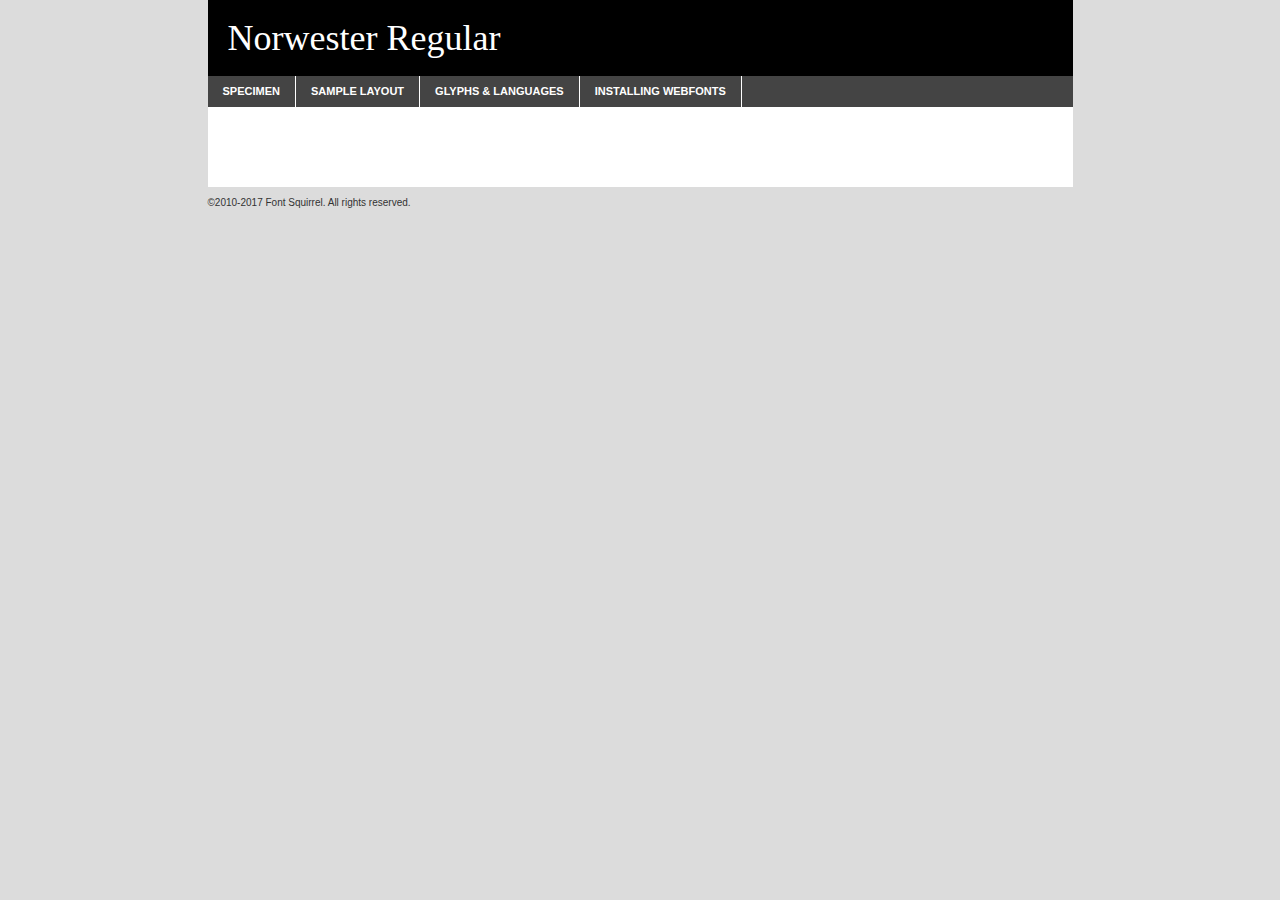
<file: fonts/norwester-demo.html>
<!DOCTYPE html PUBLIC "-//W3C//DTD XHTML 1.0 Transitional//EN"
        "http://www.w3.org/TR/xhtml1/DTD/xhtml1-transitional.dtd">

<html xmlns="http://www.w3.org/1999/xhtml" xml:lang="en" lang="en">
<head>
    <meta http-equiv="Content-Type" content="text/html; charset=utf-8"/>
    <script src="http://ajax.googleapis.com/ajax/libs/jquery/1.7.2/jquery.min.js" type="text/javascript" charset="utf-8"></script>
    <script type="text/javascript">
		(function($) {
			$.fn.easyTabs = function(option) {
				var param = jQuery.extend({ fadeSpeed: 'fast', defaultContent: 1, activeClass: 'active' }, option);
				$(this).each(function() {
					var thisId = '#' + this.id;
					if ( param.defaultContent == '' )
					{
						param.defaultContent = 1;
					}
					if ( typeof param.defaultContent == 'number' )
					{
						var defaultTab = $(thisId + ' .tabs li:eq(' + (param.defaultContent - 1) + ') a').attr('href').substr(1);
					}
					else
					{
						var defaultTab = param.defaultContent;
					}
					$(thisId + ' .tabs li a').each(function() {
						var tabToHide = $(this).attr('href').substr(1);
						$('#' + tabToHide).addClass('easytabs-tab-content');
					});
					hideAll();
					changeContent(defaultTab);

					function hideAll() {$(thisId + ' .easytabs-tab-content').hide();}

					function changeContent(tabId)
					{
						hideAll();
						$(thisId + ' .tabs li').removeClass(param.activeClass);
						$(thisId + ' .tabs li a[href=#' + tabId + ']').closest('li').addClass(param.activeClass);
						if ( param.fadeSpeed != 'none' )
						{
							$(thisId + ' #' + tabId).fadeIn(param.fadeSpeed);
						}
						else
						{
							$(thisId + ' #' + tabId).show();
						}
					}

					$(thisId + ' .tabs li').click(function() {
						var tabId = $(this).find('a').attr('href').substr(1);
						changeContent(tabId);
						return false;
					});
				});
			}
		})(jQuery);
    </script>
    <link rel="stylesheet" href="specimen_files/specimen_stylesheet.css" type="text/css" charset="utf-8"/>
    <link rel="stylesheet" href="stylesheet.css" type="text/css" charset="utf-8"/>

    <style type="text/css">
        		body {
			font-family: 'norwesterregular';
        		}

            </style>

    <title>Norwester Regular Specimen</title>


    <script type="text/javascript" charset="utf-8">
		$(document).ready(function() {
			$('#container').easyTabs({ defaultContent: 1 });
		});
    </script>
</head>

<body>
<div id="container">
    <div id="header">
		Norwester Regular    </div>
    <ul class="tabs">
        <li><a href="#specimen">Specimen</a></li>
        <li><a href="#layout">Sample Layout</a></li>
		        <li><a href="#glyphs">Glyphs &amp; Languages</a></li>
        <li><a href="#installing">Installing Webfonts</a></li>

    </ul>

    <div id="main_content">


        <div id="specimen">

            <div class="section">
                <div class="grid12 firstcol">
                    <div class="huge">AaBb</div>
                </div>
            </div>

            <div class="section">
                <div class="glyph_range">A&#x200B;B&#x200b;C&#x200b;D&#x200b;E&#x200b;F&#x200b;G&#x200b;H&#x200b;I&#x200b;J&#x200b;K&#x200b;L&#x200b;M&#x200b;N&#x200b;O&#x200b;P&#x200b;Q&#x200b;R&#x200b;S&#x200b;T&#x200b;U&#x200b;V&#x200b;W&#x200b;X&#x200b;Y&#x200b;Z&#x200b;a&#x200b;b&#x200b;c&#x200b;d&#x200b;e&#x200b;f&#x200b;g&#x200b;h&#x200b;i&#x200b;j&#x200b;k&#x200b;l&#x200b;m&#x200b;n&#x200b;o&#x200b;p&#x200b;q&#x200b;r&#x200b;s&#x200b;t&#x200b;u&#x200b;v&#x200b;w&#x200b;x&#x200b;y&#x200b;z&#x200b;1&#x200b;2&#x200b;3&#x200b;4&#x200b;5&#x200b;6&#x200b;7&#x200b;8&#x200b;9&#x200b;0&#x200b;&amp;&#x200b;.&#x200b;,&#x200b;?&#x200b;!&#x200b;&#64;&#x200b;(&#x200b;)&#x200b;#&#x200b;$&#x200b;%&#x200b;*&#x200b;+&#x200b;-&#x200b;=&#x200b;:&#x200b;;</div>
            </div>
            <div class="section">
                <div class="grid12 firstcol">
                    <table class="sample_table">
                        <tr>
                            <td>10</td>
                            <td class="size10">abcdefghijklmnopqrstuvwxyzABCDEFGHIJKLMNOPQRSTUVWXYZ0123456789abcdefghijklmnopqrstuvwxyzABCDEFGHIJKLMNOPQRSTUVWXYZ0123456789abcdefghijklmnopqrstuvwxyzABCDEFGHIJKLMNOPQRSTUVWXYZ</td>
                        </tr>
                        <tr>
                            <td>11</td>
                            <td class="size11">abcdefghijklmnopqrstuvwxyzABCDEFGHIJKLMNOPQRSTUVWXYZ0123456789abcdefghijklmnopqrstuvwxyzABCDEFGHIJKLMNOPQRSTUVWXYZ0123456789abcdefghijklmnopqrstuvwxyzABCDEFGHIJKLMNOPQRSTUVWXYZ</td>
                        </tr>
                        <tr>
                            <td>12</td>
                            <td class="size12">abcdefghijklmnopqrstuvwxyzABCDEFGHIJKLMNOPQRSTUVWXYZ0123456789abcdefghijklmnopqrstuvwxyzABCDEFGHIJKLMNOPQRSTUVWXYZ0123456789abcdefghijklmnopqrstuvwxyzABCDEFGHIJKLMNOPQRSTUVWXYZ</td>
                        </tr>
                        <tr>
                            <td>13</td>
                            <td class="size13">abcdefghijklmnopqrstuvwxyzABCDEFGHIJKLMNOPQRSTUVWXYZ0123456789abcdefghijklmnopqrstuvwxyzABCDEFGHIJKLMNOPQRSTUVWXYZ0123456789abcdefghijklmnopqrstuvwxyzABCDEFGHIJKLMNOPQRSTUVWXYZ</td>
                        </tr>
                        <tr>
                            <td>14</td>
                            <td class="size14">abcdefghijklmnopqrstuvwxyzABCDEFGHIJKLMNOPQRSTUVWXYZ0123456789abcdefghijklmnopqrstuvwxyzABCDEFGHIJKLMNOPQRSTUVWXYZ0123456789abcdefghijklmnopqrstuvwxyzABCDEFGHIJKLMNOPQRSTUVWXYZ</td>
                        </tr>
                        <tr>
                            <td>16</td>
                            <td class="size16">abcdefghijklmnopqrstuvwxyzABCDEFGHIJKLMNOPQRSTUVWXYZ0123456789abcdefghijklmnopqrstuvwxyzABCDEFGHIJKLMNOPQRSTUVWXYZ</td>
                        </tr>
                        <tr>
                            <td>18</td>
                            <td class="size18">abcdefghijklmnopqrstuvwxyzABCDEFGHIJKLMNOPQRSTUVWXYZ0123456789abcdefghijklmnopqrstuvwxyzABCDEFGHIJKLMNOPQRSTUVWXYZ</td>
                        </tr>
                        <tr>
                            <td>20</td>
                            <td class="size20">abcdefghijklmnopqrstuvwxyzABCDEFGHIJKLMNOPQRSTUVWXYZ0123456789abcdefghijklmnopqrstuvwxyzABCDEFGHIJKLMNOPQRSTUVWXYZ</td>
                        </tr>
                        <tr>
                            <td>24</td>
                            <td class="size24">abcdefghijklmnopqrstuvwxyzABCDEFGHIJKLMNOPQRSTUVWXYZ0123456789abcdefghijklmnopqrstuvwxyzABCDEFGHIJKLMNOPQRSTUVWXYZ</td>
                        </tr>
                        <tr>
                            <td>30</td>
                            <td class="size30">abcdefghijklmnopqrstuvwxyzABCDEFGHIJKLMNOPQRSTUVWXYZ0123456789abcdefghijklmnopqrstuvwxyzABCDEFGHIJKLMNOPQRSTUVWXYZ</td>
                        </tr>
                        <tr>
                            <td>36</td>
                            <td class="size36">abcdefghijklmnopqrstuvwxyzABCDEFGHIJKLMNOPQRSTUVWXYZ0123456789abcdefghijklmnopqrstuvwxyzABCDEFGHIJKLMNOPQRSTUVWXYZ</td>
                        </tr>
                        <tr>
                            <td>48</td>
                            <td class="size48">abcdefghijklmnopqrstuvwxyzABCDEFGHIJKLMNOPQRSTUVWXYZ0123456789abcdefghijklmnopqrstuvwxyzABCDEFGHIJKLMNOPQRSTUVWXYZ</td>
                        </tr>
                        <tr>
                            <td>60</td>
                            <td class="size60">abcdefghijklmnopqrstuvwxyzABCDEFGHIJKLMNOPQRSTUVWXYZ0123456789abcdefghijklmnopqrstuvwxyzABCDEFGHIJKLMNOPQRSTUVWXYZ</td>
                        </tr>
                        <tr>
                            <td>72</td>
                            <td class="size72">abcdefghijklmnopqrstuvwxyzABCDEFGHIJKLMNOPQRSTUVWXYZ0123456789abcdefghijklmnopqrstuvwxyzABCDEFGHIJKLMNOPQRSTUVWXYZ</td>
                        </tr>
                        <tr>
                            <td>90</td>
                            <td class="size90">abcdefghijklmnopqrstuvwxyzABCDEFGHIJKLMNOPQRSTUVWXYZ0123456789abcdefghijklmnopqrstuvwxyzABCDEFGHIJKLMNOPQRSTUVWXYZ</td>
                        </tr>
                    </table>

                </div>

            </div>


            <div class="section" id="bodycomparison">


                <div id="xheight">
                    <div class="fontbody">&#x25FC;&#x25FC;&#x25FC;&#x25FC;&#x25FC;&#x25FC;&#x25FC;&#x25FC;&#x25FC;&#x25FC;&#x25FC;&#x25FC;&#x25FC;&#x25FC;&#x25FC;&#x25FC;&#x25FC;&#x25FC;&#x25FC;&#x25FC;&#x25FC;&#x25FC;&#x25FC;&#x25FC;&#x25FC;&#x25FC;&#x25FC;&#x25FC;&#x25FC;&#x25FC;&#x25FC;&#x25FC;&#x25FC;&#x25FC;&#x25FC;&#x25FC;&#x25FC;&#x25FC;&#x25FC;&#x25FC;&#x25FC;&#x25FC;&#x25FC;&#x25FC;&#x25FC;&#x25FC;&#x25FC;&#x25FC;&#x25FC;&#x25FC;&#x25FC;&#x25FC;&#x25FC;&#x25FC;&#x25FC;&#x25FC;&#x25FC;&#x25FC;&#x25FC;&#x25FC;&#x25FC;&#x25FC;&#x25FC;&#x25FC;&#x25FC;&#x25FC;&#x25FC;&#x25FC;&#x25FC;&#x25FC;&#x25FC;&#x25FC;&#x25FC;&#x25FC;&#x25FC;&#x25FC;&#x25FC;&#x25FC;&#x25FC;&#x25FC;&#x25FC;&#x25FC;&#x25FC;&#x25FC;&#x25FC;&#x25FC;&#x25FC;&#x25FC;&#x25FC;&#x25FC;&#x25FC;&#x25FC;&#x25FC;&#x25FC;&#x25FC;&#x25FC;&#x25FC;&#x25FC;&#x25FC;body</div>
                    <div class="arialbody">body</div>
                    <div class="verdanabody">body</div>
                    <div class="georgiabody">body</div>
                </div>
                <div class="fontbody" style="z-index:1">
                    body<span>Norwester Regular</span>
                </div>
                <div class="arialbody" style="z-index:1">
                    body<span>Arial</span>
                </div>
                <div class="verdanabody" style="z-index:1">
                    body<span>Verdana</span>
                </div>
                <div class="georgiabody" style="z-index:1">
                    body<span>Georgia</span>
                </div>


            </div>


            <div class="section psample psample_row1" id="">

                <div class="grid2 firstcol">
                    <p class="size10"><span>10.</span>Aenean lacinia bibendum nulla sed consectetur. Fusce dapibus, tellus ac cursus commodo, tortor mauris condimentum nibh, ut fermentum massa justo sit amet risus. Nullam id dolor id nibh ultricies vehicula ut id elit. Cum sociis natoque penatibus et magnis dis parturient montes, nascetur ridiculus mus. Nulla vitae elit libero, a pharetra augue.</p>

                </div>
                <div class="grid3">
                    <p class="size11"><span>11.</span>Aenean lacinia bibendum nulla sed consectetur. Fusce dapibus, tellus ac cursus commodo, tortor mauris condimentum nibh, ut fermentum massa justo sit amet risus. Nullam id dolor id nibh ultricies vehicula ut id elit. Cum sociis natoque penatibus et magnis dis parturient montes, nascetur ridiculus mus. Nulla vitae elit libero, a pharetra augue.</p>

                </div>
                <div class="grid3">
                    <p class="size12"><span>12.</span>Aenean lacinia bibendum nulla sed consectetur. Fusce dapibus, tellus ac cursus commodo, tortor mauris condimentum nibh, ut fermentum massa justo sit amet risus. Nullam id dolor id nibh ultricies vehicula ut id elit. Cum sociis natoque penatibus et magnis dis parturient montes, nascetur ridiculus mus. Nulla vitae elit libero, a pharetra augue.</p>

                </div>
                <div class="grid4">
                    <p class="size13"><span>13.</span>Aenean lacinia bibendum nulla sed consectetur. Fusce dapibus, tellus ac cursus commodo, tortor mauris condimentum nibh, ut fermentum massa justo sit amet risus. Nullam id dolor id nibh ultricies vehicula ut id elit. Cum sociis natoque penatibus et magnis dis parturient montes, nascetur ridiculus mus. Nulla vitae elit libero, a pharetra augue.</p>

                </div>
                <div class="white_blend"></div>

            </div>
            <div class="section psample psample_row2" id="">
                <div class="grid3 firstcol">
                    <p class="size14"><span>14.</span>Aenean lacinia bibendum nulla sed consectetur. Fusce dapibus, tellus ac cursus commodo, tortor mauris condimentum nibh, ut fermentum massa justo sit amet risus. Nullam id dolor id nibh ultricies vehicula ut id elit. Cum sociis natoque penatibus et magnis dis parturient montes, nascetur ridiculus mus. Nulla vitae elit libero, a pharetra augue.</p>

                </div>
                <div class="grid4">
                    <p class="size16"><span>16.</span>Aenean lacinia bibendum nulla sed consectetur. Fusce dapibus, tellus ac cursus commodo, tortor mauris condimentum nibh, ut fermentum massa justo sit amet risus. Nullam id dolor id nibh ultricies vehicula ut id elit. Cum sociis natoque penatibus et magnis dis parturient montes, nascetur ridiculus mus. Nulla vitae elit libero, a pharetra augue.</p>

                </div>
                <div class="grid5">
                    <p class="size18"><span>18.</span>Aenean lacinia bibendum nulla sed consectetur. Fusce dapibus, tellus ac cursus commodo, tortor mauris condimentum nibh, ut fermentum massa justo sit amet risus. Nullam id dolor id nibh ultricies vehicula ut id elit. Cum sociis natoque penatibus et magnis dis parturient montes, nascetur ridiculus mus. Nulla vitae elit libero, a pharetra augue.</p>

                </div>

                <div class="white_blend"></div>

            </div>

            <div class="section psample psample_row3" id="">
                <div class="grid5 firstcol">
                    <p class="size20"><span>20.</span>Aenean lacinia bibendum nulla sed consectetur. Fusce dapibus, tellus ac cursus commodo, tortor mauris condimentum nibh, ut fermentum massa justo sit amet risus. Nullam id dolor id nibh ultricies vehicula ut id elit. Cum sociis natoque penatibus et magnis dis parturient montes, nascetur ridiculus mus. Nulla vitae elit libero, a pharetra augue.</p>
                </div>
                <div class="grid7">
                    <p class="size24"><span>24.</span>Aenean lacinia bibendum nulla sed consectetur. Fusce dapibus, tellus ac cursus commodo, tortor mauris condimentum nibh, ut fermentum massa justo sit amet risus. Nullam id dolor id nibh ultricies vehicula ut id elit. Cum sociis natoque penatibus et magnis dis parturient montes, nascetur ridiculus mus. Nulla vitae elit libero, a pharetra augue.</p>
                </div>

                <div class="white_blend"></div>

            </div>

            <div class="section psample psample_row4" id="">
                <div class="grid12 firstcol">
                    <p class="size30"><span>30.</span>Aenean lacinia bibendum nulla sed consectetur. Fusce dapibus, tellus ac cursus commodo, tortor mauris condimentum nibh, ut fermentum massa justo sit amet risus. Nullam id dolor id nibh ultricies vehicula ut id elit. Cum sociis natoque penatibus et magnis dis parturient montes, nascetur ridiculus mus. Nulla vitae elit libero, a pharetra augue.</p>
                </div>
                <div class="white_blend"></div>

            </div>


            <div class="section psample psample_row1 fullreverse">
                <div class="grid2 firstcol">
                    <p class="size10"><span>10.</span>Aenean lacinia bibendum nulla sed consectetur. Fusce dapibus, tellus ac cursus commodo, tortor mauris condimentum nibh, ut fermentum massa justo sit amet risus. Nullam id dolor id nibh ultricies vehicula ut id elit. Cum sociis natoque penatibus et magnis dis parturient montes, nascetur ridiculus mus. Nulla vitae elit libero, a pharetra augue.</p>

                </div>
                <div class="grid3">
                    <p class="size11"><span>11.</span>Aenean lacinia bibendum nulla sed consectetur. Fusce dapibus, tellus ac cursus commodo, tortor mauris condimentum nibh, ut fermentum massa justo sit amet risus. Nullam id dolor id nibh ultricies vehicula ut id elit. Cum sociis natoque penatibus et magnis dis parturient montes, nascetur ridiculus mus. Nulla vitae elit libero, a pharetra augue.</p>

                </div>
                <div class="grid3">
                    <p class="size12"><span>12.</span>Aenean lacinia bibendum nulla sed consectetur. Fusce dapibus, tellus ac cursus commodo, tortor mauris condimentum nibh, ut fermentum massa justo sit amet risus. Nullam id dolor id nibh ultricies vehicula ut id elit. Cum sociis natoque penatibus et magnis dis parturient montes, nascetur ridiculus mus. Nulla vitae elit libero, a pharetra augue.</p>

                </div>
                <div class="grid4">
                    <p class="size13"><span>13.</span>Aenean lacinia bibendum nulla sed consectetur. Fusce dapibus, tellus ac cursus commodo, tortor mauris condimentum nibh, ut fermentum massa justo sit amet risus. Nullam id dolor id nibh ultricies vehicula ut id elit. Cum sociis natoque penatibus et magnis dis parturient montes, nascetur ridiculus mus. Nulla vitae elit libero, a pharetra augue.</p>

                </div>
                <div class="black_blend"></div>

            </div>

            <div class="section psample psample_row2 fullreverse">
                <div class="grid3 firstcol">
                    <p class="size14"><span>14.</span>Aenean lacinia bibendum nulla sed consectetur. Fusce dapibus, tellus ac cursus commodo, tortor mauris condimentum nibh, ut fermentum massa justo sit amet risus. Nullam id dolor id nibh ultricies vehicula ut id elit. Cum sociis natoque penatibus et magnis dis parturient montes, nascetur ridiculus mus. Nulla vitae elit libero, a pharetra augue.</p>

                </div>
                <div class="grid4">
                    <p class="size16"><span>16.</span>Aenean lacinia bibendum nulla sed consectetur. Fusce dapibus, tellus ac cursus commodo, tortor mauris condimentum nibh, ut fermentum massa justo sit amet risus. Nullam id dolor id nibh ultricies vehicula ut id elit. Cum sociis natoque penatibus et magnis dis parturient montes, nascetur ridiculus mus. Nulla vitae elit libero, a pharetra augue.</p>

                </div>
                <div class="grid5">
                    <p class="size18"><span>18.</span>Aenean lacinia bibendum nulla sed consectetur. Fusce dapibus, tellus ac cursus commodo, tortor mauris condimentum nibh, ut fermentum massa justo sit amet risus. Nullam id dolor id nibh ultricies vehicula ut id elit. Cum sociis natoque penatibus et magnis dis parturient montes, nascetur ridiculus mus. Nulla vitae elit libero, a pharetra augue.</p>

                </div>
                <div class="black_blend"></div>

            </div>

            <div class="section psample fullreverse psample_row3" id="">
                <div class="grid5 firstcol">
                    <p class="size20"><span>20.</span>Aenean lacinia bibendum nulla sed consectetur. Fusce dapibus, tellus ac cursus commodo, tortor mauris condimentum nibh, ut fermentum massa justo sit amet risus. Nullam id dolor id nibh ultricies vehicula ut id elit. Cum sociis natoque penatibus et magnis dis parturient montes, nascetur ridiculus mus. Nulla vitae elit libero, a pharetra augue.</p>
                </div>
                <div class="grid7">
                    <p class="size24"><span>24.</span>Aenean lacinia bibendum nulla sed consectetur. Fusce dapibus, tellus ac cursus commodo, tortor mauris condimentum nibh, ut fermentum massa justo sit amet risus. Nullam id dolor id nibh ultricies vehicula ut id elit. Cum sociis natoque penatibus et magnis dis parturient montes, nascetur ridiculus mus. Nulla vitae elit libero, a pharetra augue.</p>
                </div>

                <div class="black_blend"></div>

            </div>

            <div class="section psample fullreverse psample_row4" id="" style="border-bottom: 20px #000 solid;">
                <div class="grid12 firstcol">
                    <p class="size30"><span>30.</span>Aenean lacinia bibendum nulla sed consectetur. Fusce dapibus, tellus ac cursus commodo, tortor mauris condimentum nibh, ut fermentum massa justo sit amet risus. Nullam id dolor id nibh ultricies vehicula ut id elit. Cum sociis natoque penatibus et magnis dis parturient montes, nascetur ridiculus mus. Nulla vitae elit libero, a pharetra augue.</p>
                </div>
                <div class="black_blend"></div>

            </div>


        </div>

        <div id="layout">

            <div class="section">

                <div class="grid12 firstcol">
                    <h1>Lorem Ipsum Dolor</h1>
                    <h2>Etiam porta sem malesuada magna mollis euismod</h2>

                    <p class="byline">By <a href="#link">Aenean Lacinia</a></p>
                </div>
            </div>
            <div class="section">
                <div class="grid8 firstcol">
                    <p class="large">Donec sed odio dui. Morbi leo risus, porta ac consectetur ac, vestibulum at eros. Fusce dapibus, tellus ac cursus commodo, tortor mauris condimentum nibh, ut fermentum massa justo sit amet risus. </p>


                    <h3>Pellentesque ornare sem</h3>

                    <p>Maecenas sed diam eget risus varius blandit sit amet non magna. Maecenas faucibus mollis interdum. Donec ullamcorper nulla non metus auctor fringilla. Nullam id dolor id nibh ultricies vehicula ut id elit. Nullam id dolor id nibh ultricies vehicula ut id elit. </p>

                    <p>Aenean eu leo quam. Pellentesque ornare sem lacinia quam venenatis vestibulum. Lorem ipsum dolor sit amet, consectetur adipiscing elit. Cum sociis natoque penatibus et magnis dis parturient montes, nascetur ridiculus mus. </p>

                    <p>Nulla vitae elit libero, a pharetra augue. Praesent commodo cursus magna, vel scelerisque nisl consectetur et. Aenean lacinia bibendum nulla sed consectetur. </p>

                    <p>Nullam quis risus eget urna mollis ornare vel eu leo. Nullam quis risus eget urna mollis ornare vel eu leo. Maecenas sed diam eget risus varius blandit sit amet non magna. Donec ullamcorper nulla non metus auctor fringilla. </p>

                    <h3>Cras mattis consectetur</h3>

                    <p>Aenean eu leo quam. Pellentesque ornare sem lacinia quam venenatis vestibulum. Aenean lacinia bibendum nulla sed consectetur. Integer posuere erat a ante venenatis dapibus posuere velit aliquet. Cras mattis consectetur purus sit amet fermentum. </p>

                    <p>Nullam id dolor id nibh ultricies vehicula ut id elit. Nullam quis risus eget urna mollis ornare vel eu leo. Cras mattis consectetur purus sit amet fermentum.</p>
                </div>

                <div class="grid4 sidebar">

                    <div class="box reverse">
                        <p class="last">Nullam quis risus eget urna mollis ornare vel eu leo. Donec ullamcorper nulla non metus auctor fringilla. Cras mattis consectetur purus sit amet fermentum. Sed posuere consectetur est at lobortis. Lorem ipsum dolor sit amet, consectetur adipiscing elit. </p>
                    </div>

                    <p class="caption">Maecenas sed diam eget risus varius.</p>

                    <p>Vestibulum id ligula porta felis euismod semper. Integer posuere erat a ante venenatis dapibus posuere velit aliquet. Vestibulum id ligula porta felis euismod semper. Sed posuere consectetur est at lobortis. Maecenas sed diam eget risus varius blandit sit amet non magna. Fusce dapibus, tellus ac cursus commodo, tortor mauris condimentum nibh, ut fermentum massa justo sit amet risus. </p>


                    <p>Duis mollis, est non commodo luctus, nisi erat porttitor ligula, eget lacinia odio sem nec elit. Aenean lacinia bibendum nulla sed consectetur. Vivamus sagittis lacus vel augue laoreet rutrum faucibus dolor auctor. Aenean lacinia bibendum nulla sed consectetur. Nullam quis risus eget urna mollis ornare vel eu leo. </p>

                    <p>Praesent commodo cursus magna, vel scelerisque nisl consectetur et. Donec ullamcorper nulla non metus auctor fringilla. Maecenas faucibus mollis interdum. Fusce dapibus, tellus ac cursus commodo, tortor mauris condimentum nibh, ut fermentum massa justo sit amet risus. </p>

                </div>
            </div>

        </div>


		

        <div id="glyphs">
            <div class="section">
                <div class="grid12 firstcol">

                    <h1>Language Support</h1>
                    <p>The subset of Norwester Regular in this kit supports the following languages:<br/>

						English, Arrernte, Bislama, Cebuano, Fijian, Gilbertese, Hmong, Ibanag, Iloko_ilokano, Interglossa_glosa, Interlingua, Lojban, Norfolk_pitcairnese, Oromo, Rotokas, Seychelles_creole, Shona, Somali, Southern_ndebele, Swahili, Swati_swazi, Tok_pisin, Warlpiri, Xhosa, Zulu, Latinbasic, Demo                    </p>
                    <h1>Glyph Chart</h1>
                    <p>The subset of Norwester Regular in this kit includes all the glyphs listed below. Unicode entities are included above each glyph to help you insert individual characters into your layout.</p>
                    <div id="glyph_chart">

																				                                <div><p>&amp;#32;</p>&#32;</div>
																				                                <div><p>&amp;#33;</p>&#33;</div>
																				                                <div><p>&amp;#34;</p>&#34;</div>
																				                                <div><p>&amp;#35;</p>&#35;</div>
																				                                <div><p>&amp;#36;</p>&#36;</div>
																				                                <div><p>&amp;#37;</p>&#37;</div>
																				                                <div><p>&amp;#38;</p>&#38;</div>
																				                                <div><p>&amp;#39;</p>&#39;</div>
																				                                <div><p>&amp;#40;</p>&#40;</div>
																				                                <div><p>&amp;#41;</p>&#41;</div>
																				                                <div><p>&amp;#43;</p>&#43;</div>
																				                                <div><p>&amp;#44;</p>&#44;</div>
																				                                <div><p>&amp;#45;</p>&#45;</div>
																				                                <div><p>&amp;#46;</p>&#46;</div>
																				                                <div><p>&amp;#47;</p>&#47;</div>
																				                                <div><p>&amp;#48;</p>&#48;</div>
																				                                <div><p>&amp;#49;</p>&#49;</div>
																				                                <div><p>&amp;#50;</p>&#50;</div>
																				                                <div><p>&amp;#51;</p>&#51;</div>
																				                                <div><p>&amp;#52;</p>&#52;</div>
																				                                <div><p>&amp;#53;</p>&#53;</div>
																				                                <div><p>&amp;#54;</p>&#54;</div>
																				                                <div><p>&amp;#55;</p>&#55;</div>
																				                                <div><p>&amp;#56;</p>&#56;</div>
																				                                <div><p>&amp;#57;</p>&#57;</div>
																				                                <div><p>&amp;#58;</p>&#58;</div>
																				                                <div><p>&amp;#59;</p>&#59;</div>
																				                                <div><p>&amp;#61;</p>&#61;</div>
																				                                <div><p>&amp;#63;</p>&#63;</div>
																				                                <div><p>&amp;#64;</p>&#64;</div>
																				                                <div><p>&amp;#65;</p>&#65;</div>
																				                                <div><p>&amp;#66;</p>&#66;</div>
																				                                <div><p>&amp;#67;</p>&#67;</div>
																				                                <div><p>&amp;#68;</p>&#68;</div>
																				                                <div><p>&amp;#69;</p>&#69;</div>
																				                                <div><p>&amp;#70;</p>&#70;</div>
																				                                <div><p>&amp;#71;</p>&#71;</div>
																				                                <div><p>&amp;#72;</p>&#72;</div>
																				                                <div><p>&amp;#73;</p>&#73;</div>
																				                                <div><p>&amp;#74;</p>&#74;</div>
																				                                <div><p>&amp;#75;</p>&#75;</div>
																				                                <div><p>&amp;#76;</p>&#76;</div>
																				                                <div><p>&amp;#77;</p>&#77;</div>
																				                                <div><p>&amp;#78;</p>&#78;</div>
																				                                <div><p>&amp;#79;</p>&#79;</div>
																				                                <div><p>&amp;#80;</p>&#80;</div>
																				                                <div><p>&amp;#81;</p>&#81;</div>
																				                                <div><p>&amp;#82;</p>&#82;</div>
																				                                <div><p>&amp;#83;</p>&#83;</div>
																				                                <div><p>&amp;#84;</p>&#84;</div>
																				                                <div><p>&amp;#85;</p>&#85;</div>
																				                                <div><p>&amp;#86;</p>&#86;</div>
																				                                <div><p>&amp;#87;</p>&#87;</div>
																				                                <div><p>&amp;#88;</p>&#88;</div>
																				                                <div><p>&amp;#89;</p>&#89;</div>
																				                                <div><p>&amp;#90;</p>&#90;</div>
																				                                <div><p>&amp;#92;</p>&#92;</div>
																				                                <div><p>&amp;#95;</p>&#95;</div>
																				                                <div><p>&amp;#97;</p>&#97;</div>
																				                                <div><p>&amp;#98;</p>&#98;</div>
																				                                <div><p>&amp;#99;</p>&#99;</div>
																				                                <div><p>&amp;#100;</p>&#100;</div>
																				                                <div><p>&amp;#101;</p>&#101;</div>
																				                                <div><p>&amp;#102;</p>&#102;</div>
																				                                <div><p>&amp;#103;</p>&#103;</div>
																				                                <div><p>&amp;#104;</p>&#104;</div>
																				                                <div><p>&amp;#105;</p>&#105;</div>
																				                                <div><p>&amp;#106;</p>&#106;</div>
																				                                <div><p>&amp;#107;</p>&#107;</div>
																				                                <div><p>&amp;#108;</p>&#108;</div>
																				                                <div><p>&amp;#109;</p>&#109;</div>
																				                                <div><p>&amp;#110;</p>&#110;</div>
																				                                <div><p>&amp;#111;</p>&#111;</div>
																				                                <div><p>&amp;#112;</p>&#112;</div>
																				                                <div><p>&amp;#113;</p>&#113;</div>
																				                                <div><p>&amp;#114;</p>&#114;</div>
																				                                <div><p>&amp;#115;</p>&#115;</div>
																				                                <div><p>&amp;#116;</p>&#116;</div>
																				                                <div><p>&amp;#117;</p>&#117;</div>
																				                                <div><p>&amp;#118;</p>&#118;</div>
																				                                <div><p>&amp;#119;</p>&#119;</div>
																				                                <div><p>&amp;#120;</p>&#120;</div>
																				                                <div><p>&amp;#121;</p>&#121;</div>
																				                                <div><p>&amp;#122;</p>&#122;</div>
																				                                <div><p>&amp;#160;</p>&#160;</div>
																				                                <div><p>&amp;#163;</p>&#163;</div>
																				                                <div><p>&amp;#173;</p>&#173;</div>
																				                                <div><p>&amp;#176;</p>&#176;</div>
																				                                <div><p>&amp;#215;</p>&#215;</div>
																				                                <div><p>&amp;#247;</p>&#247;</div>
																				                                <div><p>&amp;#8192;</p>&#8192;</div>
																				                                <div><p>&amp;#8193;</p>&#8193;</div>
																				                                <div><p>&amp;#8194;</p>&#8194;</div>
																				                                <div><p>&amp;#8195;</p>&#8195;</div>
																				                                <div><p>&amp;#8196;</p>&#8196;</div>
																				                                <div><p>&amp;#8197;</p>&#8197;</div>
																				                                <div><p>&amp;#8198;</p>&#8198;</div>
																				                                <div><p>&amp;#8199;</p>&#8199;</div>
																				                                <div><p>&amp;#8200;</p>&#8200;</div>
																				                                <div><p>&amp;#8201;</p>&#8201;</div>
																				                                <div><p>&amp;#8202;</p>&#8202;</div>
																				                                <div><p>&amp;#8208;</p>&#8208;</div>
																				                                <div><p>&amp;#8209;</p>&#8209;</div>
																				                                <div><p>&amp;#8210;</p>&#8210;</div>
																				                                <div><p>&amp;#8211;</p>&#8211;</div>
																				                                <div><p>&amp;#8212;</p>&#8212;</div>
																				                                <div><p>&amp;#8216;</p>&#8216;</div>
																				                                <div><p>&amp;#8217;</p>&#8217;</div>
																				                                <div><p>&amp;#8220;</p>&#8220;</div>
																				                                <div><p>&amp;#8221;</p>&#8221;</div>
																				                                <div><p>&amp;#8230;</p>&#8230;</div>
																				                                <div><p>&amp;#8239;</p>&#8239;</div>
																				                                <div><p>&amp;#8287;</p>&#8287;</div>
																				                                <div><p>&amp;#8364;</p>&#8364;</div>
																				                                <div><p>&amp;#9724;</p>&#9724;</div>
																																																										                    </div>
                </div>


            </div>
        </div>


        <div id="specs">

        </div>

        <div id="installing">
            <div class="section">
                <div class="grid7 firstcol">
                    <h1>Installing Webfonts</h1>

                    <p>Webfonts are supported by all major browser platforms but not all in the same way. There are currently four different font formats that must be included in order to target all browsers. This includes TTF, WOFF, EOT and SVG.</p>

                    <h2>1. Upload your webfonts</h2>
                    <p>You must upload your webfont kit to your website. They should be in or near the same directory as your CSS files.</p>

                    <h2>2. Include the webfont stylesheet</h2>
                    <p>A special CSS @font-face declaration helps the various browsers select the appropriate font it needs without causing you a bunch of headaches. Learn more about this syntax by reading the <a href="https://www.fontspring.com/blog/further-hardening-of-the-bulletproof-syntax">Fontspring blog post</a> about it. The code for it is as follows:</p>


                    <code>
                        @font-face{
                        font-family: 'MyWebFont';
                        src: url('WebFont.eot');
                        src: url('WebFont.eot?#iefix') format('embedded-opentype'),
                        url('WebFont.woff') format('woff'),
                        url('WebFont.ttf') format('truetype'),
                        url('WebFont.svg#webfont') format('svg');
                        }
                    </code>

                    <p>We've already gone ahead and generated the code for you. All you have to do is link to the stylesheet in your HTML, like this:</p>
                    <code>&lt;link rel=&quot;stylesheet&quot; href=&quot;stylesheet.css&quot; type=&quot;text/css&quot; charset=&quot;utf-8&quot; /&gt;</code>

                    <h2>3. Modify your own stylesheet</h2>
                    <p>To take advantage of your new fonts, you must tell your stylesheet to use them. Look at the original @font-face declaration above and find the property called "font-family." The name linked there will be what you use to reference the font. Prepend that webfont name to the font stack in the "font-family" property, inside the selector you want to change. For example:</p>
                    <code>p { font-family: 'WebFont', Arial, sans-serif; }</code>

                    <h2>4. Test</h2>
                    <p>Getting webfonts to work cross-browser <em>can</em> be tricky. Use the information in the sidebar to help you if you find that fonts aren't loading in a particular browser.</p>
                </div>

                <div class="grid5 sidebar">
                    <div class="box">
                        <h2>Troubleshooting<br/>Font-Face Problems</h2>
                        <p>Having trouble getting your webfonts to load in your new website? Here are some tips to sort out what might be the problem.</p>

                        <h3>Fonts not showing in any browser</h3>

                        <p>This sounds like you need to work on the plumbing. You either did not upload the fonts to the correct directory, or you did not link the fonts properly in the CSS. If you've confirmed that all this is correct and you still have a problem, take a look at your .htaccess file and see if requests are getting intercepted.</p>

                        <h3>Fonts not loading in iPhone or iPad</h3>

                        <p>The most common problem here is that you are serving the fonts from an IIS server. IIS refuses to serve files that have unknown MIME types. If that is the case, you must set the MIME type for SVG to "image/svg+xml" in the server settings. Follow these instructions from Microsoft if you need help.</p>

                        <h3>Fonts not loading in Firefox</h3>

                        <p>The primary reason for this failure? You are still using a version Firefox older than 3.5. So upgrade already! If that isn't it, then you are very likely serving fonts from a different domain. Firefox requires that all font assets be served from the same domain. Lastly it is possible that you need to add WOFF to your list of MIME types (if you are serving via IIS.)</p>

                        <h3>Fonts not loading in IE</h3>

                        <p>Are you looking at Internet Explorer on an actual Windows machine or are you cheating by using a service like Adobe BrowserLab? Many of these screenshot services do not render @font-face for IE. Best to test it on a real machine.</p>

                        <h3>Fonts not loading in IE9</h3>

                        <p>IE9, like Firefox, requires that fonts be served from the same domain as the website. Make sure that is the case.</p>
                    </div>
                </div>
            </div>

        </div>

    </div>
    <div id="footer">
        <p>&copy;2010-2017 Font Squirrel. All rights reserved.</p>
    </div>
</div>
</body>
</html>
</file>
<file: styles.css>
@font-face {
  font-family: "norwesterregular";
  src: url("fonts/norwester-webfont.woff2") format("woff2"),
    url("fonts/norwester-webfont.woff") format("woff");
  font-weight: normal;
  font-style: normal;
}

*,
*::before,
*::after {
  box-sizing: border-box;
}

* {
  margin: 0;
}
body {
  height: 100vh;
  margin: 0px 450px 0px 0px;
}

div.wrapper-left img {
  width: 426px;
  height: 100vh;
  position: relative;
}
.logo {
  position: absolute;
  top: 150px;
  background-color: rgba(0, 0, 0, 0.607);
  width: 426px;
  padding: 5px;
  padding-left: 60px;
}
#logo {
  width: 100px;
  height: 110px;
}

div.copyright-text{
  position: absolute;
  bottom: 10px;
  left: 105px;
  color: white;
  font-size: 0.8rem;
  font-family: Arial, Helvetica, sans-serif;
}

a{
  color: white;

}

.text-logo {
  position: absolute;
  top: 172px;
  left: 170px;

  font-family: "norwesterregular";
  font-size: 5rem;
  color: white;
}

div.wrapper {
  display: flex;
  background-color: white;
}

div.wrapper-right .para {
  margin: 40px;
  margin-top: 90px;
  margin-right: 170px;
  margin-bottom: 21px;
  font-family: Arial, Helvetica, sans-serif;
  font-size: 1.1rem;
  line-height: 28px;
  font-weight: 700px;
  font-weight: bold;
}

text {
  font-weight: bold;
  margin: 40px;
  font-family: Arial, Helvetica, sans-serif;
  font-size: 1.1rem;
}

fieldset {
  margin-top: 30px;
  padding: 30px;
  border: 1px solid whitesmoke;
  box-shadow: 0px 4px 8px 0px rgba(0, 0, 0, 0.2);
}
fieldset p {
  margin-bottom: 24px;
  font-family: Arial, Helvetica, sans-serif;
  font-size: 1.1rem;
  font-weight: bold;
  margin-left: 12px;
}
.f-wrapper {
  margin-left: 10px;
  margin-bottom: -10px;
  padding-right: 100px;
}
.first-row,
.second-row,
.third-row {
  display: flex;
  margin: 0px 30px 14px 0px;
}
.fname {
  margin-right: 30px;
}
.lname {
  margin-right: 50px;
}
.email {
  margin-right: 30px;
}

.pwd {
  margin-right: 30px;
}

label {
  padding-left: -5px;
  font-size: 0.8rem;
  color: rgb(83, 83, 83);
}

input {
  appearance: none;
}

input {
  border: 1px solid #70707048;
  border-radius: 5px;
  height: 24px;
  padding: 5px;
}

input:hover,
:focus {
  box-shadow: 1.2px 1.2px 1.2px rgba(65, 65, 65, 0.625);
  border: 1px solid blue;
  outline: none;
}

button {
  margin: 30px;
  margin-left: 42px;
  border-radius: 8px;
  padding: 12px;
  border: 1px;
  background-color: rgb(24, 186, 186);
  color: white;
  font-weight: bold;
  font-family: Arial, Helvetica, sans-serif;
  font-size: 0.8rem;
}

.login {
  font-weight: 500px;
  margin-left: 42px;
  font-family: Arial, Helvetica, sans-serif;
}

span#login {
  color: rgb(24, 186, 186);
}

input + span {
  display: flex;
  position: relative;
  height: 10px;
}

input + span::before {
  position: absolute;
  right: 100px;
  top: 10px;
  left: 10px;
  width: 200px;
  color: red;
}
input:invalid {
  border: 2px solid red;
}

input:invalid + span::before {
  content: "*Password do not match";
  font-size: 10px;
}

input:valid + span::after {
  content: " ";
}
</file>
<file: fonts/stylesheet.css>
/*! Generated by Font Squirrel (https://www.fontsquirrel.com) on June 13, 2024 */



@font-face {
    font-family: 'abhaya_libreregular';
    src: url('abhayalibre-regular-webfont.woff2') format('woff2'),
         url('abhayalibre-regular-webfont.woff') format('woff');
    font-weight: normal;
    font-style: normal;

}




@font-face {
    font-family: 'montserrat_alternatesregular';
    src: url('montserratalternates-regular-webfont.woff2') format('woff2'),
         url('montserratalternates-regular-webfont.woff') format('woff');
    font-weight: normal;
    font-style: normal;

}
</file>
<file: fonts/specimen_files/specimen_stylesheet.css>
@import url('grid_12-825-55-15.css');

/*  
	CSS Reset by Eric Meyer - Released under Public Domain
    http://meyerweb.com/eric/tools/css/reset/
*/
html, body, div, span, applet, object, iframe,
h1, h2, h3, h4, h5, h6, p, blockquote, pre,
a, abbr, acronym, address, big, cite, code,
del, dfn, em, font, img, ins, kbd, q, s, samp,
small, strike, strong, sub, sup, tt, var,
b, u, i, center, dl, dt, dd, ol, ul, li,
fieldset, form, label, legend, table,
caption, tbody, tfoot, thead, tr, th, td {
	margin:         0;
	padding:        0;
	border:         0;
	outline:        0;
	font-size:      100%;
	vertical-align: baseline;
	background:     transparent;
}

body {
	line-height: 1;
}

ol, ul {
	list-style: none;
}

blockquote, q {
	quotes: none;
}

blockquote:before, blockquote:after,
q:before, q:after {
	content: '';
	content: none;
}

:focus {
	outline: 0;
}

ins {
	text-decoration: none;
}

del {
	text-decoration: line-through;
}

table {
	border-collapse: collapse;
	border-spacing:  0;
}


body {
	color:            #000;
	background-color: #dcdcdc;
}

a {
	text-decoration: none;
	color:           #1883ba;
}

h1 {
	font-size:     32px;
	font-weight:   normal;
	font-style:    normal;
	margin-bottom: 18px;
}

h2 {
	font-size: 18px;
}

#container {
	width:  865px;
	margin: 0px auto;
}


#header {
	padding:          20px;
	font-size:        36px;
	background-color: #000;
	color:            #fff;
}

#header span {
	color: #666;
}

#main_content {
	background-color: #fff;
	padding:          60px 20px 20px;
}


#footer p {
	margin:         0;
	padding-top:    10px;
	padding-bottom: 50px;
	color:          #333;
	font:           10px Arial, sans-serif;
}

.tabs {
	width:            100%;
	height:           31px;
	background-color: #444;
}

.tabs li {
	float:            left;
	margin:           0;
	overflow:         hidden;
	background-color: #444;
}

.tabs li a {
	display:         block;
	color:           #fff;
	text-decoration: none;
	font:            bold 11px/11px 'Arial';
	text-transform:  uppercase;
	padding:         10px 15px;
	border-right:    1px solid #fff;
}

.tabs li a:hover {
	background-color: #00b3ff;

}

.tabs li.active a {
	color:            #000;
	background-color: #fff;
}


div.huge {

	font-size:      300px;
	line-height:    1em;
	padding:        0;
	letter-spacing: -.02em;
	overflow:       hidden;
}

div.glyph_range {
	font-size:   72px;
	line-height: 1.1em;
}

.size10 {
	font-size: 10px;
}

.size11 {
	font-size: 11px;
}

.size12 {
	font-size: 12px;
}

.size13 {
	font-size: 13px;
}

.size14 {
	font-size: 14px;
}

.size16 {
	font-size: 16px;
}

.size18 {
	font-size: 18px;
}

.size20 {
	font-size: 20px;
}

.size24 {
	font-size: 24px;
}

.size30 {
	font-size: 30px;
}

.size36 {
	font-size: 36px;
}

.size48 {
	font-size: 48px;
}

.size60 {
	font-size: 60px;
}

.size72 {
	font-size: 72px;
}

.size90 {
	font-size: 90px;
}


.psample_row1 {
	height: 120px;
}

.psample_row1 {
	height: 120px;
}

.psample_row2 {
	height: 160px;
}

.psample_row3 {
	height: 160px;
}

.psample_row4 {
	height: 160px;
}

.psample {
	overflow: hidden;
	position: relative;
}

.psample p {
	line-height: 1.3em;
	display:     block;
	overflow:    hidden;
	margin:      0;
}

.psample span {
	margin-right: .5em;
}

.white_blend {
	width:            100%;
	height:           61px;
	background-image: url([data-uri]);
	position:         absolute;
	bottom:           0;
}

.black_blend {
	width:            100%;
	height:           61px;
	background-image: url([data-uri]);
	position:         absolute;
	bottom:           0;
}

.fullreverse {
	background:    #000 !important;
	color:         #fff !important;
	margin-left:   -20px;
	padding-left:  20px;
	margin-right:  -20px;
	padding-right: 20px;
	padding:       20px;
	margin-bottom: 0;
}


.sample_table td {
	padding-top:    3px;
	padding-bottom: 5px;
	padding-left:   5px;
	vertical-align: middle;
	line-height:    1.2em;
}

.sample_table td:first-child {
	background-color: #eee;
	text-align:       right;
	padding-right:    5px;
	padding-left:     0;
	padding:          5px;
	font:             11px/12px 'Courier New', Courier, mono;
}

code {
	white-space:      pre;
	background-color: #eee;
	display:          block;
	padding:          10px;
	margin-bottom:    18px;
	overflow:         auto;
}


.bottom, .last {
	margin-bottom:  0 !important;
	padding-bottom: 0 !important;
}

.box {
	padding:       18px;
	margin-bottom: 18px;
	background:    #eee;
}

.reverse, .reversed {
	background: #000 !important;
	color:      #fff !important;
	border:     none !important;
}

#bodycomparison {
	position:    relative;
	overflow:    hidden;
	font-size:   72px;
	height:      90px;
	white-space: nowrap;
}

#bodycomparison div {
	font-size:   72px;
	line-height: 90px;
	display:     inline;
	margin:      0 15px 0 0;
	padding:     0;
}

#bodycomparison div span {
	font:     10px Arial;
	position: absolute;
	left:     0;
}

#xheight {
	float:       none;
	position:    absolute;
	color:       #d9f3ff;
	font-size:   72px;
	line-height: 90px;
}

.fontbody {
	position: relative;
}

.arialbody {
	font-family: Arial;
	position:    relative;
}

.verdanabody {
	font-family: Verdana;
	position:    relative;
}

.georgiabody {
	font-family: Georgia;
	position:    relative;
}

/* @group Layout page
 */

#layout h1 {
	font-size:   36px;
	line-height: 42px;
	font-weight: normal;
	font-style:  normal;
}

#layout h2 {
	font-size:   24px;
	line-height: 23px;
	font-weight: normal;
	font-style:  normal;
}

#layout h3 {
	font-size:   22px;
	line-height: 1.4em;
	margin-top:  1em;
	font-weight: normal;
	font-style:  normal;
}


#layout p.byline {
	font-size:     12px;
	margin-top:    18px;
	line-height:   12px;
	margin-bottom: 0;
}

#layout p {
	font-size:     14px;
	line-height:   21px;
	margin-bottom: .5em;
}

#layout p.large {
	font-size:   18px;
	line-height: 26px;
}

#layout .sidebar p {
	font-size:   12px;
	line-height: 1.4em;
}

#layout p.caption {
	font-size:     10px;
	margin-top:    -16px;
	margin-bottom: 18px;
}

/* @end */

/* @group Glyphs */

#glyph_chart div {
	background-color: #d9f3ff;
	color:            black;
	float:            left;
	font-size:        36px;
	height:           1.2em;
	line-height:      1.2em;
	margin-bottom:    1px;
	margin-right:     1px;
	text-align:       center;
	width:            1.2em;
	position:         relative;
	padding:          .6em .2em .2em;
}

#glyph_chart div p {
	position:         absolute;
	left:             0;
	top:              0;
	display:          block;
	text-align:       center;
	font:             bold 9px Arial, sans-serif;
	background-color: #3a768f;
	width:            100%;
	color:            #fff;
	padding:          2px 0;
}


#glyphs h1 {
	font-family: Arial, sans-serif;
}

/* @end */

/* @group Installing */

#installing {
	font: 13px Arial, sans-serif;
}

#installing p,
#glyphs p {
	line-height:   1.2em;
	margin-bottom: 18px;
	font:          13px Arial, sans-serif;
}


#installing h3 {
	font-size:  15px;
	margin-top: 18px;
}

/* @end */

#rendering h1 {
	font-family: Arial, sans-serif;
}

.render_table td {
	font:           11px 'Courier New', Courier, mono;
	vertical-align: middle;
}
</file>
